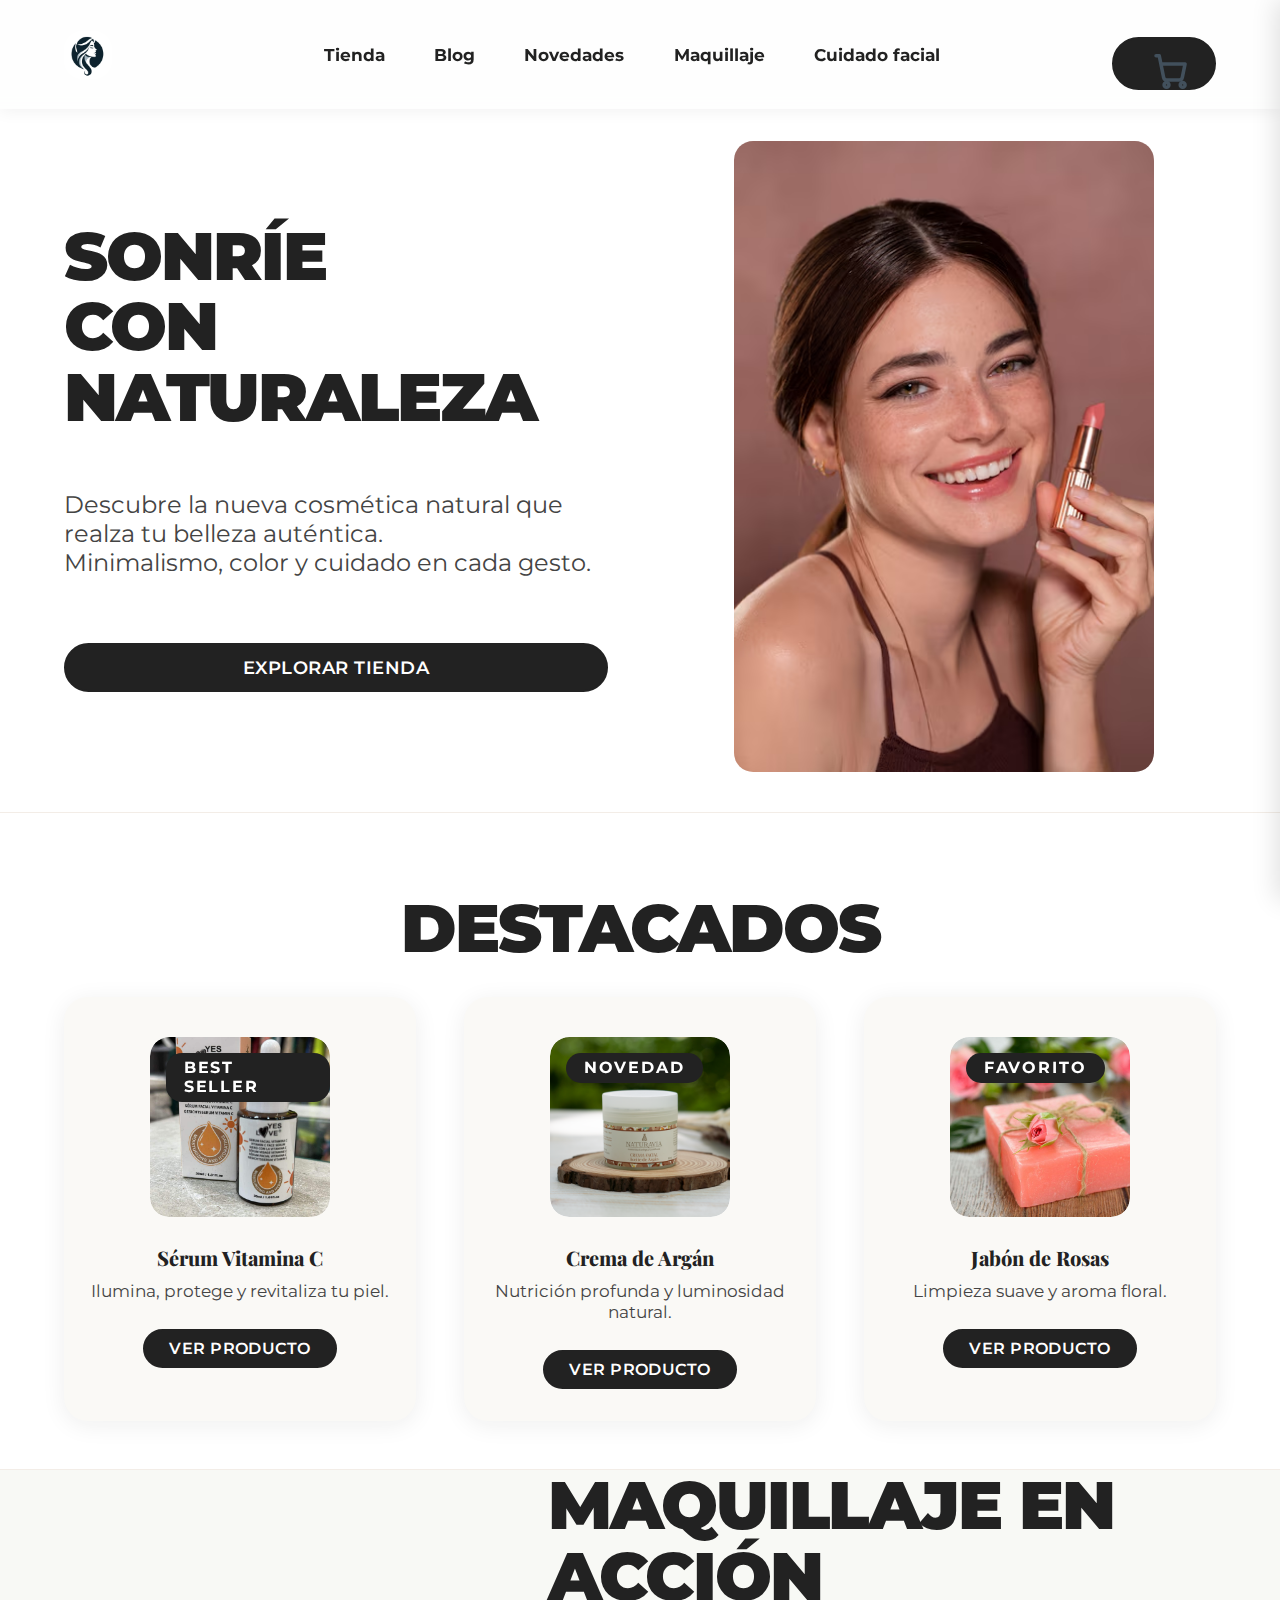
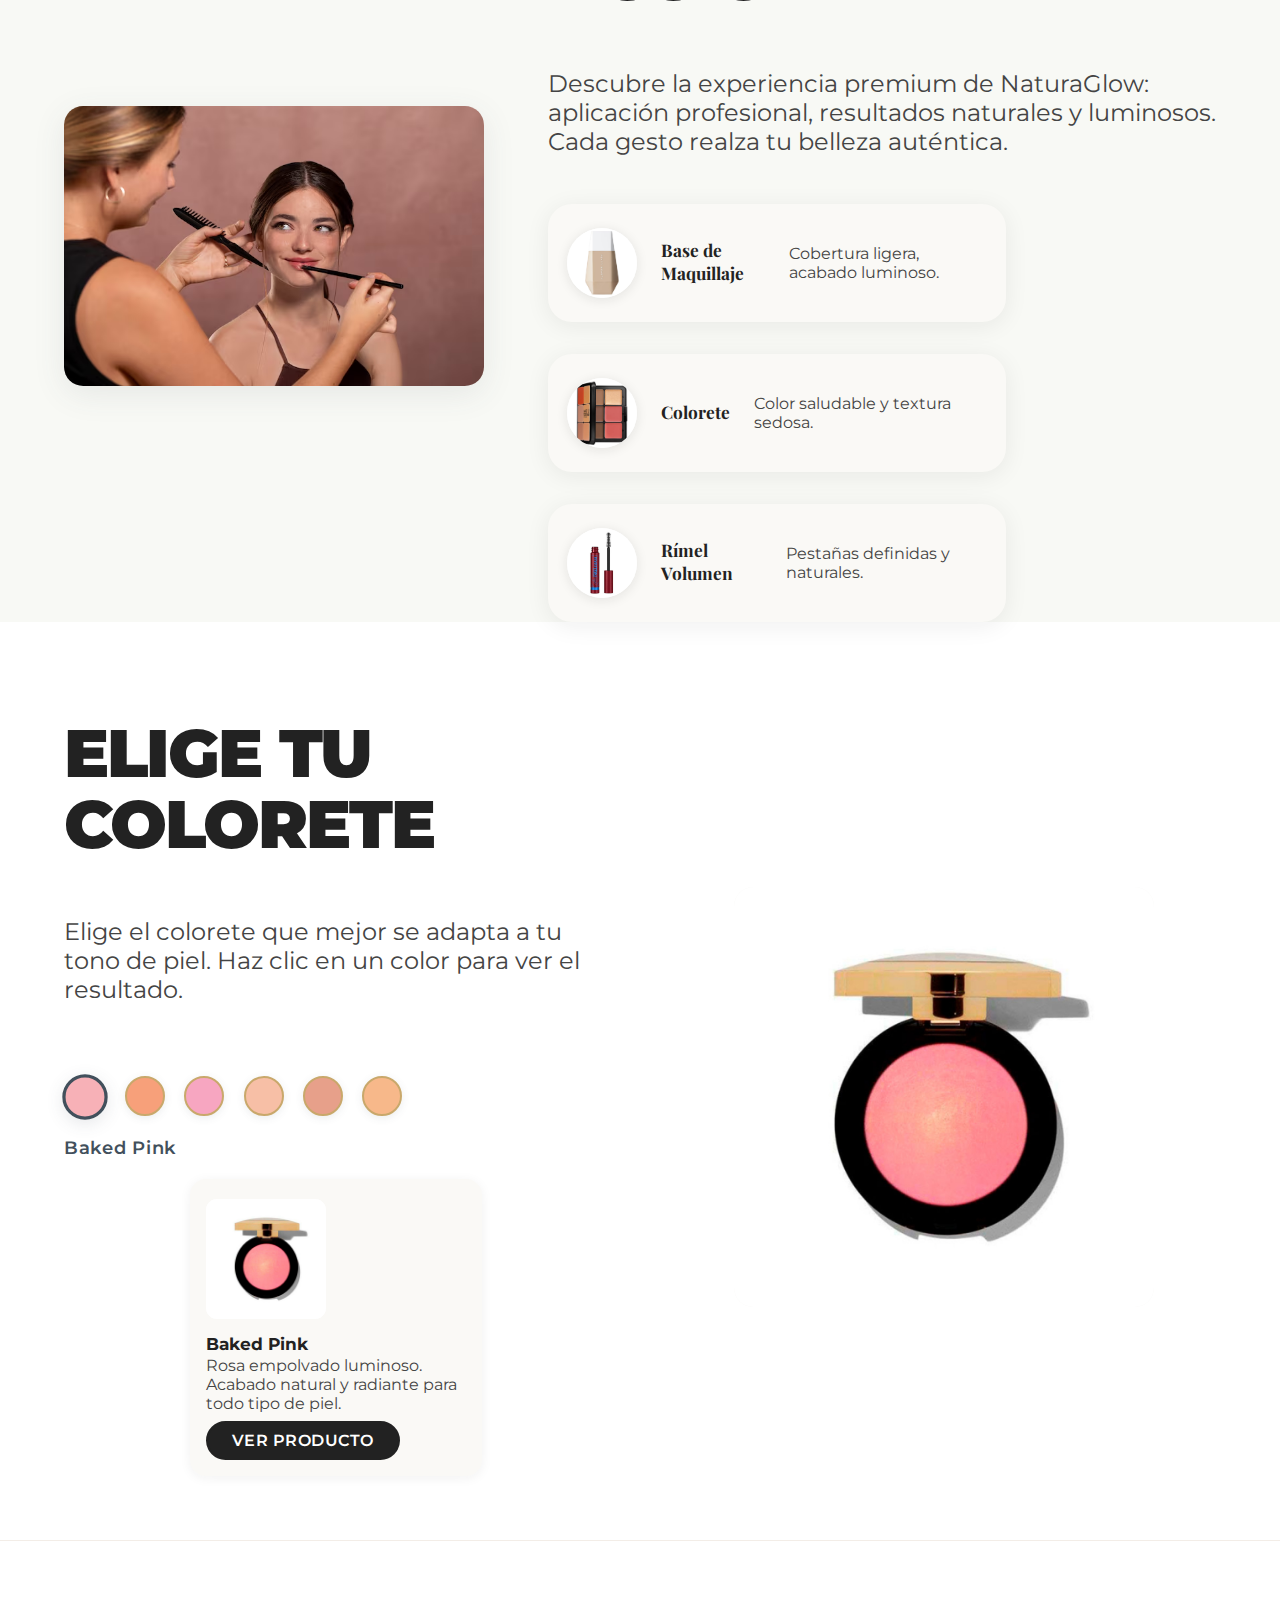
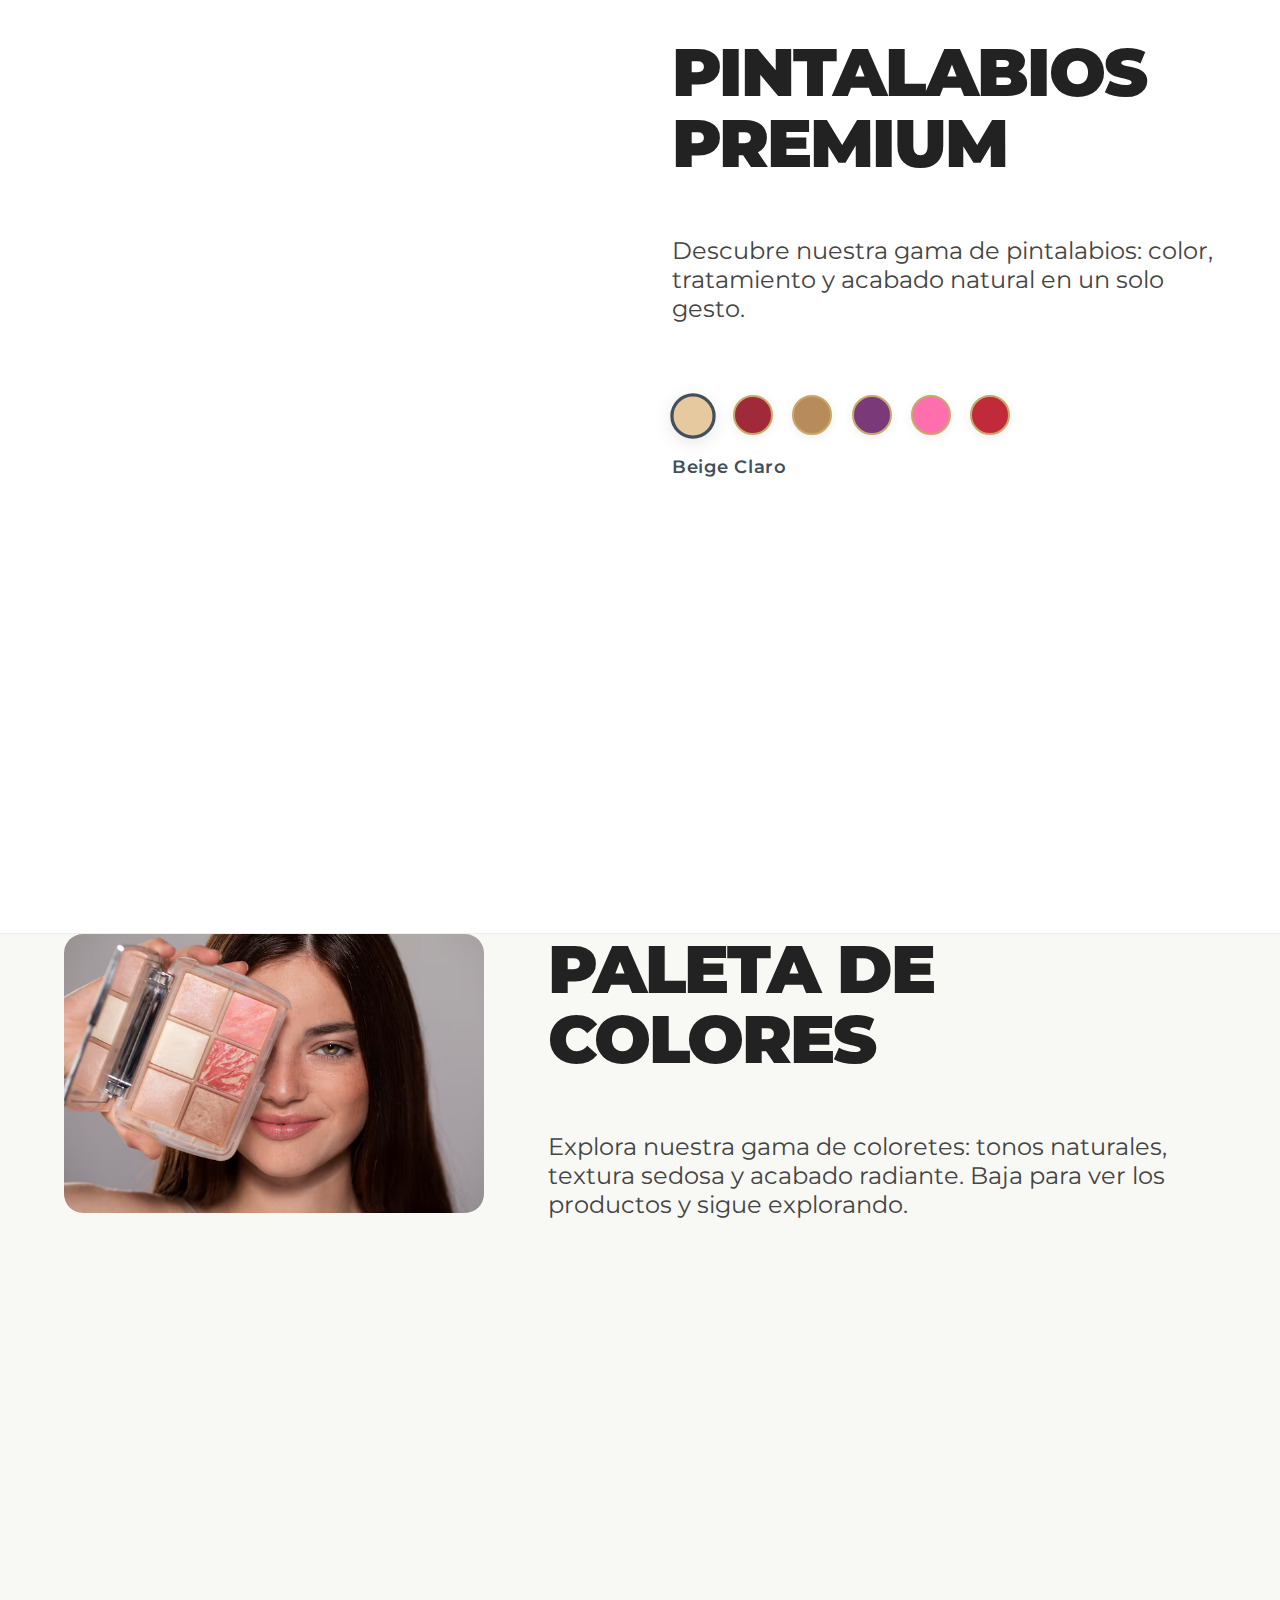
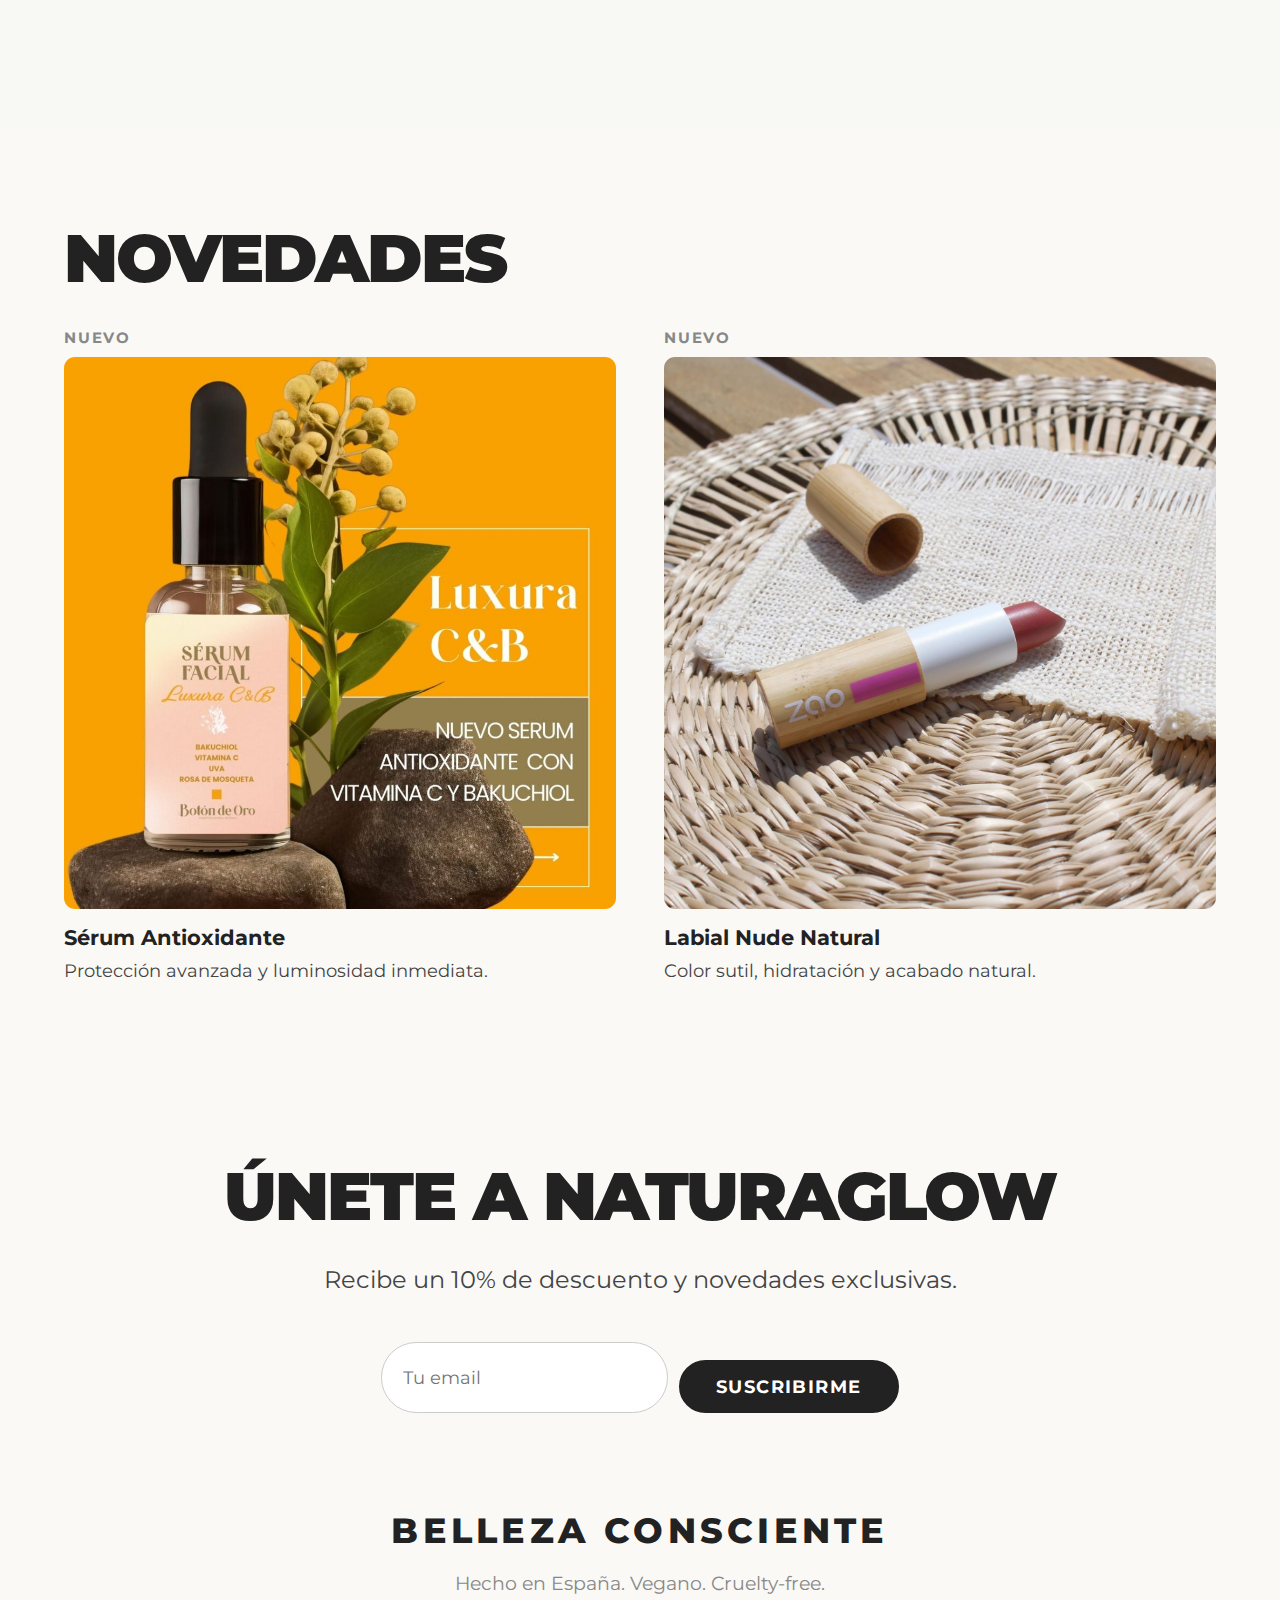
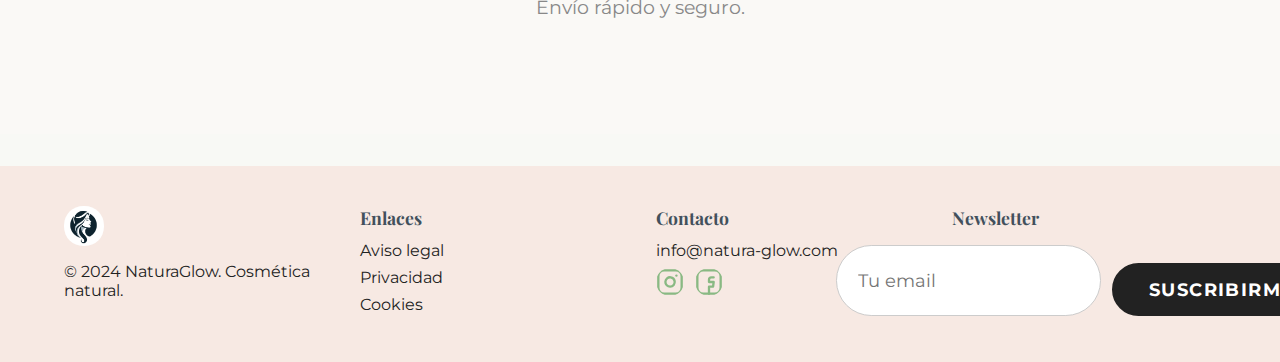
<file: index.html>
<!DOCTYPE html>
<html lang="es">
<head>
  <meta charset="UTF-8">
  <meta name="viewport" content="width=device-width, initial-scale=1.0">
  <title>NaturaGlow · Cosmética Natural Moderna</title>
  <meta name="description" content="Descubre NaturaGlow, tu tienda de cosmética natural, vegana y cruelty-free. Productos premium para el cuidado de tu piel. ¡Brilla de forma natural!">
  <link rel="stylesheet" href="css/main.css">
  <link rel="stylesheet" href="css/dark-mode.css">
  <link href="https://fonts.googleapis.com/css2?family=Montserrat:wght@400;700&family=Playfair+Display:wght@700&display=swap" rel="stylesheet">
  <link rel="icon" href="assets/img/logo.webp">
  <script type="application/ld+json">
    {
      "@context": "https://schema.org",
      "@type": "Store",
      "name": "NaturaGlow",
      "image": "assets/img/logo.webp",
      "description": "Tienda online de cosmética natural, vegana y cruelty-free.",
      "url": "https://tusitio.github.io/",
      "address": {
        "@type": "PostalAddress",
        "addressCountry": "ES"
      },
      "sameAs": [
        "https://instagram.com/",
        "https://facebook.com/"
      ]
    }
  </script>
</head>
<body>
  <!-- HEADER MODERNO -->
  <header class="header-sticky glass-header">
    <nav class="container nav-flex">
      <a href="index.html" class="logo-link"><img src="assets/img/logo.webp" alt="NaturaGlow logo" class="logo-img"></a>
      <ul class="nav-list">
        <li><a href="/tienda/index.html">Tienda</a></li>
        <li><a href="/blog/index.html">Blog</a></li>
        <li><a href="#">Novedades</a></li>
        <li><a href="#">Maquillaje</a></li>
        <li><a href="#">Cuidado facial</a></li>
      </ul>
      <div class="nav-icons">
        <button class="btn btn-cart btn-cart-outline" onclick="abrirCarrito()" aria-label="Abrir carrito">
          <span class="icon-cart">
            <svg xmlns="http://www.w3.org/2000/svg" viewBox="0 0 24 24" fill="none" stroke="#222" stroke-width="2.2" stroke-linecap="round" stroke-linejoin="round" width="32" height="32">
              <circle cx="9" cy="21" r="1.5"/>
              <circle cx="19" cy="21" r="1.5"/>
              <path d="M2.5 3h2l2.7 13.39a2 2 0 0 0 2 1.61h7.6a2 2 0 0 0 2-1.61l1.7-8.39H6.1"/>
            </svg>
          </span>
        </button>
      </div>
    </nav>
  </header>

  <!-- HERO PREMIUM DOS COLUMNAS -->
  <section class="hero-2col" style="padding-top:2em;padding-bottom:2.5em;">
    <div class="container hero-2col-flex">
      <div class="hero-2col-txt">
        <h1 class="title-xxl">SONRÍE<br>CON NATURALEZA</h1>
        <p class="desc-xxl">Descubre la nueva cosmética natural que realza tu belleza auténtica.<br>Minimalismo, color y cuidado en cada gesto.</p>
        <a href="/tienda/index.html" class="btn-premium">EXPLORAR TIENDA</a>
      </div>
      <div class="hero-2col-img">
        <img src="assets/img/heroBanner.avif" alt="Chica joven con pintalabios sonriendo - NaturaGlow" loading="eager">
      </div>
    </div>
  </section>

  <!-- DESTACADOS PREMIUM VISUAL (Typology style) -->
  <section class="destacados-premium">
    <div class="container">
      <h2 class="title-xxl" style="text-align:center;">DESTACADOS</h2>
      <div class="destacados-premium-grid">
        <div class="destacado-premium-card">
          <div class="destacado-premium-img-wrap">
            <img src="assets/img/serum.jpeg" alt="Sérum Vitamina C">
            <span class="etiqueta-premium grande">BEST SELLER</span>
          </div>
          <div class="destacado-premium-info">
            <h3>Sérum Vitamina C</h3>
            <p class="desc-premium">Ilumina, protege y revitaliza tu piel.</p>
            <a href="/tienda/index.html" class="btn-premium mini">Ver producto</a>
          </div>
        </div>
        <div class="destacado-premium-card">
          <div class="destacado-premium-img-wrap">
            <img src="assets/img/argan.webp" alt="Crema de Argán">
            <span class="etiqueta-premium grande">NOVEDAD</span>
          </div>
          <div class="destacado-premium-info">
            <h3>Crema de Argán</h3>
            <p class="desc-premium">Nutrición profunda y luminosidad natural.</p>
            <a href="/tienda/index.html" class="btn-premium mini">Ver producto</a>
          </div>
        </div>
        <div class="destacado-premium-card">
          <div class="destacado-premium-img-wrap">
            <img src="assets/img/jabonrosas.jpg" alt="Jabón de Rosas">
            <span class="etiqueta-premium grande">FAVORITO</span>
          </div>
          <div class="destacado-premium-info">
            <h3>Jabón de Rosas</h3>
            <p class="desc-premium">Limpieza suave y aroma floral.</p>
            <a href="/tienda/index.html" class="btn-premium mini">Ver producto</a>
          </div>
        </div>
      </div>
    </div>
  </section>

  <!-- SECCIÓN: MAQUILLAJE EN ACCIÓN REDISEÑADA (imagen izquierda, texto y productos derecha) -->
  <section class="maquillaje-accion-premium">
    <div class="container maquillaje-accion-2col">
      <div class="maquillaje-accion-img-prota">
        <img src="assets/img/maquillandola.avif" alt="Maquillaje en acción NaturaGlow">
      </div>
      <div class="maquillaje-accion-txt-productos">
        <h2 class="title-xxl" style="color:#222;">MAQUILLAJE EN ACCIÓN</h2>
        <p class="desc-xxl">Descubre la experiencia premium de NaturaGlow: aplicación profesional, resultados naturales y luminosos. Cada gesto realza tu belleza auténtica.</p>
        <div class="maquillaje-accion-cards-vertical">
          <div class="maquillaje-card-producto">
            <img src="assets/img/base-maquillaje.avif" alt="Base de Maquillaje">
            <h3>Base de Maquillaje</h3>
            <p>Cobertura ligera, acabado luminoso.</p>
          </div>
          <div class="maquillaje-card-producto">
            <img src="assets/img/paletaColores1.avif" alt="Colorete Baked Pink">
            <h3>Colorete</h3>
            <p>Color saludable y textura sedosa.</p>
          </div>
          <div class="maquillaje-card-producto">
            <img src="assets/img/rimmel.jpeg" alt="Rímel Volumen">
            <h3>Rímel Volumen</h3>
            <p>Pestañas definidas y naturales.</p>
          </div>
        </div>
      </div>
    </div>
  </section>

  <!-- SECCIÓN: DESCUBRE TU COLOR + PRODUCTOS + INTERACTIVO -->
  <section class="seccion-2col premium-block" id="colorete-section">
    <div class="container seccion-2col-flex reverse">
      <div class="seccion-2col-img" id="colorete-img-wrap">
        <img id="colorete-img" src="assets/img/blush_baked.jpg" alt="Colorete NaturaGlow">
      </div>
      <div class="seccion-2col-txt">
        <h2 class="title-xxl">ELIGE TU COLORETE</h2>
        <p class="desc-xxl">Elige el colorete que mejor se adapta a tu tono de piel. Haz clic en un color para ver el resultado.</p>
        <div class="colores-grid" id="colores-paleta">
          <div class="color-item" data-nombre="Baked Pink" data-img="assets/img/blush_baked.jpg" style="background:#f7b1b7;"></div>
          <div class="color-item" data-nombre="Coralina" data-img="assets/img/blush_coralina.jpg" style="background:#f7a07a;"></div>
          <div class="color-item" data-nombre="Pink" data-img="assets/img/blush_pink.jpg" style="background:#f7a6c1;"></div>
          <div class="color-item" data-nombre="Primavera" data-img="assets/img/blush_primavera.jpg" style="background:#f7bfa6;"></div>
          <div class="color-item" data-nombre="Rose D'Oro" data-img="assets/img/blush_rosedeoro.jpg" style="background:#e7a08a;"></div>
          <div class="color-item" data-nombre="Sunset" data-img="assets/img/blush_sunset.jpg" style="background:#f7b88a;"></div>
        </div>
        <div class="color-nombre" id="color-nombre">Baked Pink</div>
        <div id="colorete-producto" class="colorete-producto-card"></div>
      </div>
    </div>
  </section>

  <!-- SECCIÓN: PINTALABIOS PREMIUM CON SELECCIÓN DE COLORES REALES Y ANIMACIÓN -->
  <section class="seccion-2col premium-block">
    <div class="container seccion-2col-flex">
      <div class="seccion-2col-img cuadrada">
        <img id="labial-img" src="assets/img/beigeclaro.avif" alt="Labial NaturaGlow" class="fade-img">
      </div>
      <div class="seccion-2col-txt">
        <h2 class="title-xxl">PINTALABIOS PREMIUM</h2>
        <p class="desc-xxl">Descubre nuestra gama de pintalabios: color, tratamiento y acabado natural en un solo gesto.</p>
        <div class="colores-grid" id="labiales-paleta">
          <div class="color-item" data-nombre="Beige Claro" data-img="assets/img/beigeclaro.avif" style="background:#e7c9a0;"></div>
          <div class="color-item" data-nombre="Granate" data-img="assets/img/granate.avif" style="background:#a02a3a;"></div>
          <div class="color-item" data-nombre="Marrón Dorado" data-img="assets/img/marrondorado.avif" style="background:#b88c5a;"></div>
          <div class="color-item" data-nombre="Morado" data-img="assets/img/morado.avif" style="background:#7a3a7a;"></div>
          <div class="color-item" data-nombre="Rosa Neón" data-img="assets/img/rosaneon.avif" style="background:#ff6fae;"></div>
          <div class="color-item" data-nombre="Ruby Woo" data-img="assets/img/rubywoo.avif" style="background:#c12a3a;"></div>
        </div>
        <div class="color-nombre" id="labial-nombre">Beige Claro</div>
        <div class="productos-premium-grid productos-labios" id="labial-producto"></div>
      </div>
    </div>
  </section>

  <!-- SECCIÓN: PALETA DE COLORES WOW (texto fuera, grid 2xN, animación) -->
  <section class="paleta-wow-section">
    <div class="container paleta-wow-flex">
      <div class="paleta-wow-img">
        <img src="assets/img/coloretes.avif" alt="Paleta de colores NaturaGlow">
      </div>
      <div class="paleta-wow-productos">
        <h2 class="title-xxl">PALETA DE COLORES</h2>
        <p class="desc-xxl">Explora nuestra gama de coloretes: tonos naturales, textura sedosa y acabado radiante. Baja para ver los productos y sigue explorando.</p>
        <div class="paleta-wow-scroll productos-grid-2xN fadein-grid">
          <div class="producto-premium mini wow-card">
            <img src="assets/img/paletaColores1.avif" alt="Baked Pink">
            <h3>Baked Pink</h3>
            <p class="desc-premium">Rosa empolvado luminoso. Acabado natural y radiante para todo tipo de piel.</p>
          </div>
          <div class="producto-premium mini wow-card">
            <img src="assets/img/paletaColores2.avif" alt="Coralina">
            <h3>Coralina</h3>
            <p class="desc-premium">Colorete coral intenso. Aporta frescura y vitalidad instantánea.</p>
          </div>
          <div class="producto-premium mini wow-card">
            <img src="assets/img/paletaColores3.avif" alt="Pink">
            <h3>Pink</h3>
            <p class="desc-premium">Rosa vibrante. Mejillas jugosas y efecto buena cara al instante.</p>
          </div>
          <div class="producto-premium mini wow-card">
            <img src="assets/img/paletaColores4.avif" alt="Primavera">
            <h3>Primavera</h3>
            <p class="desc-premium">Tono melocotón suave. Perfecto para un look natural y saludable.</p>
          </div>
          <div class="producto-premium mini wow-card">
            <img src="assets/img/paletaColores5.avif" alt="Rose D'Oro">
            <h3>Rose D'Oro</h3>
            <p class="desc-premium">Rosa dorado con destellos. Luminosidad sofisticada y elegante.</p>
          </div>
        </div>
      </div>
    </div>
  </section>

  <!-- NOVEDADES (antes de belleza consciente) -->
  <section class="section-xxl">
    <div class="container">
      <h2 class="title-xxl">NOVEDADES</h2>
      <div class="productos-premium-grid">
        <div class="producto-premium">
          <span class="etiqueta-premium">NUEVO</span>
          <img src="assets/img/serumantioxidante.jpg" alt="Sérum Antioxidante">
          <h3>Sérum Antioxidante</h3>
          <p class="desc-premium">Protección avanzada y luminosidad inmediata.</p>
        </div>
        <div class="producto-premium">
          <span class="etiqueta-premium">NUEVO</span>
          <img src="assets/img/labial.jpg" alt="Labial Nude Natural">
          <h3>Labial Nude Natural</h3>
          <p class="desc-premium">Color sutil, hidratación y acabado natural.</p>
        </div>
      </div>
    </div>
  </section>

  <!-- NEWSLETTER FINAL -->
  <section class="section-xxl" style="background:#faf9f6;">
    <div class="container" style="text-align:center;">
      <h2 class="title-xxl">ÚNETE A NATURAGLOW</h2>
      <p class="desc-xxl">Recibe un 10% de descuento y novedades exclusivas.</p>
      <form class="newsletter-form-premium">
        <input type="email" placeholder="Tu email" required>
        <button class="btn-premium" type="submit">Suscribirme</button>
      </form>
      <div class="claims-premium" style="margin-top:2em;">
        <h2 class="claim-premium">BELLEZA CONSCIENTE</h2>
        <p class="claim-desc-premium">Hecho en España. Vegano. Cruelty-free.<br>Envío rápido y seguro.</p>
      </div>
    </div>
  </section>

  <!-- CARRITO MODAL (sidebar moderno) -->
  <div id="carrito-overlay" class="carrito-overlay" onclick="cerrarCarrito()"></div>
  <aside id="carrito-modal" class="carrito-sidebar">
    <div class="carrito-header">
      <strong>Tu carrito</strong>
      <button onclick="cerrarCarrito()" class="carrito-cerrar">&times;</button>
    </div>
    <div id="carrito-lista" class="carrito-lista"></div>
    <div class="carrito-footer">
      <span>Total: <strong id="carrito-total">€0.00</strong></span>
      <button class="btn" style="width:100%;margin-top:1em;" disabled>Finalizar compra</button>
      <p style="font-size:0.9em;color:var(--color-gray);margin-top:0.5em;">* Simulación visual, no funcional.</p>
    </div>
  </aside>
  <script>
    // Sidebar carrito moderno
    function abrirCarrito() {
      document.getElementById('carrito-modal').classList.add('open');
      document.getElementById('carrito-overlay').classList.add('open');
    }
    function cerrarCarrito() {
      document.getElementById('carrito-modal').classList.remove('open');
      document.getElementById('carrito-overlay').classList.remove('open');
    }
    let carrito = [];
    function agregarAlCarrito(producto) {
      carrito.push(producto);
      renderizarCarrito();
      abrirCarrito();
    }
    function renderizarCarrito() {
      const cont = document.getElementById('carrito-lista');
      cont.innerHTML = '';
      let total = 0;
      if(carrito.length === 0) {
        cont.innerHTML = '<div class="carrito-vacio">Tu carrito está vacío.</div>';
      }
      carrito.forEach((prod, i) => {
        total += prod.precio;
        cont.innerHTML += `<div class='carrito-item'><img src='${prod.img}' alt='${prod.nombre}'><span>${prod.nombre}</span><span>€${prod.precio.toFixed(2)}</span></div>`;
      });
      document.getElementById('carrito-total').textContent = '€' + total.toFixed(2);
    }

    // Interactividad para marcar el color seleccionado en colorete y cambiar la imagen
    document.addEventListener('DOMContentLoaded', function() {
      const colores = document.querySelectorAll('#colores-paleta .color-item');
      const nombre = document.getElementById('color-nombre');
      const img = document.getElementById('colorete-img');
      const producto = document.getElementById('colorete-producto');
      // Datos de los coloretes
      const coloretes = [
        {
          nombre: 'Baked Pink',
          img: 'assets/img/blush_baked.jpg',
          desc: 'Rosa empolvado luminoso. Acabado natural y radiante para todo tipo de piel.'
        },
        {
          nombre: 'Coralina',
          img: 'assets/img/blush_coralina.jpg',
          desc: 'Colorete coral intenso. Aporta frescura y vitalidad instantánea.'
        },
        {
          nombre: 'Pink',
          img: 'assets/img/blush_pink.jpg',
          desc: 'Rosa vibrante. Mejillas jugosas y efecto buena cara al instante.'
        },
        {
          nombre: 'Primavera',
          img: 'assets/img/blush_primavera.jpg',
          desc: 'Tono melocotón suave. Perfecto para un look natural y saludable.'
        },
        {
          nombre: "Rose D'Oro",
          img: 'assets/img/blush_rosedeoro.jpg',
          desc: 'Rosa dorado con destellos. Luminosidad sofisticada y elegante.'
        },
        {
          nombre: 'Sunset',
          img: 'assets/img/blush_sunset.jpg',
          desc: 'Coral tostado. Efecto bronceado y calidez en tu rostro.'
        }
      ];
      function renderProducto(idx) {
        const c = coloretes[idx];
        producto.innerHTML = `<div class='producto-premium mini colorete-card-wow'>
          <img src='${c.img}' alt='${c.nombre}'>
          <h3>${c.nombre}</h3>
          <p class='desc-premium'>${c.desc}</p>
          <a href='#' class='btn-premium mini' tabindex='-1'>Ver producto</a>
        </div>`;
      }
      colores.forEach((c, i) => {
        c.addEventListener('click', function() {
          colores.forEach(x => x.classList.remove('color-activo'));
          this.classList.add('color-activo');
          nombre.textContent = this.getAttribute('data-nombre');
          img.src = this.getAttribute('data-img');
          img.alt = 'Colorete ' + this.getAttribute('data-nombre');
          renderProducto(i);
        });
        if(i === 0) {
          c.classList.add('color-activo');
          renderProducto(0);
        }
      });
    });

    // Interactividad para selección de labial real con animación
    document.addEventListener('DOMContentLoaded', function() {
      const labiales = [
        {
          nombre: 'Beige Claro',
          img: 'assets/img/beigeclaro.avif',
          desc: 'Labial nude beige claro. Elegancia natural y luminosidad sutil.'
        },
        {
          nombre: 'Granate',
          img: 'assets/img/granate.avif',
          desc: 'Labial granate intenso. Sofisticación y profundidad en tus labios.'
        },
        {
          nombre: 'Marrón Dorado',
          img: 'assets/img/marrondorado.avif',
          desc: 'Labial marrón dorado. Calidez y tendencia para un look moderno.'
        },
        {
          nombre: 'Morado',
          img: 'assets/img/morado.avif',
          desc: 'Labial morado vibrante. Personalidad y atrevimiento en cada sonrisa.'
        },
        {
          nombre: 'Rosa Neón',
          img: 'assets/img/rosaneon.avif',
          desc: 'Labial rosa neón. Energía y frescura para destacar.'
        },
        {
          nombre: 'Ruby Woo',
          img: 'assets/img/rubywoo.avif',
          desc: 'Labial rojo clásico Ruby Woo. Icono de elegancia y poder.'
        }
      ];
      const coloresLabial = document.querySelectorAll('#labiales-paleta .color-item');
      const nombreLabial = document.getElementById('labial-nombre');
      const imgLabial = document.getElementById('labial-img');
      const productoLabial = document.getElementById('labial-producto');
      function renderLabial(idx) {
        const l = labiales[idx];
        imgLabial.classList.remove('fade-img-in');
        setTimeout(() => {
          imgLabial.src = l.img;
          imgLabial.alt = l.nombre;
          imgLabial.classList.add('fade-img-in');
        }, 80);
        nombreLabial.textContent = l.nombre;
        productoLabial.innerHTML = `<div class='producto-premium mini colorete-card-wow fadein-card'><img src='${l.img}' alt='${l.nombre}'><h3>${l.nombre}</h3><p class='desc-premium'>${l.desc}</p><a href='#' class='btn-premium mini' tabindex='-1'>Ver producto</a></div>`;
      }
      coloresLabial.forEach((c, i) => {
        c.addEventListener('click', function() {
          coloresLabial.forEach(x => x.classList.remove('color-activo'));
          this.classList.add('color-activo');
          renderLabial(i);
        });
        if(i === 0) c.classList.add('color-activo');
      });
      renderLabial(0);
    });
  </script>

  <!-- FOOTER MODERNO -->
  <footer class="footer-moderno premium-footer">
    <div class="container footer-flex">
      <div class="footer-col">
        <img src="assets/img/logo.webp" alt="NaturaGlow logo" class="logo-footer">
        <p>© 2024 NaturaGlow. Cosmética natural.</p>
      </div>
      <div class="footer-col">
        <h4>Enlaces</h4>
        <ul>
          <li><a href="/legal/aviso-legal.html">Aviso legal</a></li>
          <li><a href="/legal/politica-privacidad.html">Privacidad</a></li>
          <li><a href="/legal/cookies.html">Cookies</a></li>
        </ul>
      </div>
      <div class="footer-col">
        <h4>Contacto</h4>
        <ul>
          <li><a href="mailto:info@natura-glow.com">info@natura-glow.com</a></li>
          <li class="rrss">
            <a href="https://instagram.com/" target="_blank" title="Instagram"><img src="assets/svg/instagram.svg" alt="Instagram" class="icon-rrss"></a>
            <a href="https://facebook.com/" target="_blank" title="Facebook"><img src="assets/svg/facebook.svg" alt="Facebook" class="icon-rrss"></a>
          </li>
        </ul>
      </div>
      <div class="footer-col">
        <h4>Newsletter</h4>
        <form class="newsletter-form-premium">
          <input type="email" placeholder="Tu email" required>
          <button class="btn-premium" type="submit">Suscribirme</button>
        </form>
      </div>
    </div>
  </footer>
  <script src="js/main.js"></script>
</body>
</html>
</file>
<file: css/main.css>
/* =============================
   NaturaGlow - main.css
   ============================= */
:root {
  --color-bg: #f8f9f5;
  --color-primary: #42505c;
  --color-secondary: #f7e9e3;
  --color-accent: #c9a86b;
  --color-dark: #222;
  --color-light: #fff;
  --color-gray: #888;
  --radius: 1.2rem;
  --shadow: 0 4px 24px rgba(0,0,0,0.08);
  --font-main: 'Montserrat', 'Segoe UI', Arial, sans-serif;
  --font-title: 'Playfair Display', serif;
}

body {
  font-family: var(--font-main);
  background: var(--color-bg);
  color: var(--color-dark);
  margin: 0;
  padding: 0;
  min-height: 100vh;
  scroll-behavior: smooth;
}

h1, h2, h3, h4, h5 {
  font-family: var(--font-title);
  color: var(--color-primary);
  margin-top: 0;
}

img {
  max-width: 100%;
  border-radius: var(--radius);
  display: block;
}

.container {
  width: 90%;
  max-width: 1200px;
  margin: 0 auto;
}

.btn {
  background: var(--color-primary);
  color: var(--color-light);
  border: none;
  border-radius: var(--radius);
  padding: 0.8em 2em;
  font-size: 1.1em;
  cursor: pointer;
  transition: background 0.2s, box-shadow 0.2s;
  box-shadow: var(--shadow);
}
.btn:hover {
  background: var(--color-accent);
}

.section {
  padding: 3em 0 2em 0;
}

.card {
  background: var(--color-light);
  border-radius: var(--radius);
  box-shadow: var(--shadow);
  padding: 1.5em;
  margin-bottom: 2em;
  transition: transform 0.2s, box-shadow 0.2s;
}
.card:hover {
  transform: translateY(-6px) scale(1.02);
  box-shadow: 0 8px 32px rgba(0,0,0,0.12);
}

/* Responsive */
@media (max-width: 900px) {
  .container { width: 98%; }
  .section { padding: 2em 0 1em 0; }
}
@media (max-width: 600px) {
  h1 { font-size: 2em; }
  h2 { font-size: 1.3em; }
  .card { padding: 1em; }
}

/* Animaciones suaves */
.fade-in {
  opacity: 0;
  transform: translateY(30px);
  animation: fadeInUp 1s forwards;
}
@keyframes fadeInUp {
  to {
    opacity: 1;
    transform: none;
  }
}

/* Modo oscuro (opcional) */
body.dark {
  background: #232b25;
  color: #f3f3f3;
}
body.dark .card {
  background: #2e3a33;
  color: #f3f3f3;
}
body.dark h1, body.dark h2, body.dark h3 {
  color: #b2c2d1;
}
body.dark .btn {
  background: #b2c2d1;
  color: #232b25;
}
body.dark .btn:hover {
  background: var(--color-accent);
  color: #fff;
}
body.dark .nav-list a:hover, body.dark .nav-list a.active {
  color: var(--color-accent);
  background: rgba(201,168,107,0.10);
}

/* HERO fondo translúcido adaptable */
.hero-bg-blur {
  background: rgba(255,255,255,0.85);
  backdrop-filter: blur(2px);
  border-radius: var(--radius);
  max-width: 600px;
}
body.dark .hero-bg-blur {
  background: rgba(34,43,37,0.92);
  color: #f3f3f3;
}

/* HEADER PREMIUM */
.header-sticky, .glass-header {
  position: sticky;
  top: 0;
  background: #fff;
  box-shadow: 0 2px 12px rgba(0,0,0,0.04);
  z-index: 100;
  padding: 0;
  min-height: 0;
}
.nav-flex {
  display: flex;
  align-items: center;
  justify-content: space-between;
  padding: 0.7em 0 0.7em 0;
  min-height: 0;
}
.logo-img {
  height: 40px;
  margin: 0;
}
.nav-list {
  display: flex;
  gap: 2em;
  list-style: none;
  margin: 0;
  align-items: center;
}
.nav-list a {
  position: relative;
  font-weight: 700;
  font-family: 'Montserrat', sans-serif;
  font-size: 1.08em;
  color: #222;
  padding: 0.2em 0.5em;
  border-radius: 0;
  background: none;
  transition: color 0.2s, border 0.2s;
  text-decoration: none;
}
.nav-list a::after {
  content: '';
  display: block;
  height: 2px;
  width: 0;
  background: #222;
  border-radius: 2px;
  transition: width 0.22s cubic-bezier(.4,1.4,.6,1);
  position: absolute;
  left: 0;
  bottom: -2px;
}
.nav-list a:hover::after, .nav-list a:focus::after {
  width: 100%;
}
.nav-list a:hover, .nav-list a:focus {
  color: #222;
  background: none;
  text-decoration: none;
}

/* HERO PEGADO ARRIBA */
.hero-2col {
  padding-top: 2em;
  padding-bottom: 2.5em;
}
@media (max-width: 900px) {
  .hero-2col {
    padding-top: 1.2em;
    padding-bottom: 2em;
  }
  .nav-flex { padding: 0.5em 0; }
}

/* BOTONES PREMIUM UNIFICADOS */
.btn, .btn-mini, .btn-cta, .btn-cta-xl, .btn-premium, .newsletter-form button, .newsletter-form-premium button {
  background: #222 !important;
  color: #fff !important;
  border: 2px solid #222 !important;
  border-radius: 2em !important;
  font-family: 'Montserrat', sans-serif;
  font-weight: 700;
  text-transform: uppercase;
  letter-spacing: 0.08em;
  box-shadow: none !important;
  transition: background 0.2s, color 0.2s, border 0.2s, transform 0.18s;
}
.btn:hover, .btn:focus, .btn-mini:hover, .btn-mini:focus, .btn-cta:hover, .btn-cta:focus, .btn-cta-xl:hover, .btn-cta-xl:focus, .btn-premium:hover, .btn-premium:focus, .newsletter-form button:hover, .newsletter-form-premium button:hover {
  background: #fff !important;
  color: #222 !important;
  border: 2px solid #222 !important;
  transform: scale(1.04);
}

/* Eliminar modo oscuro */
body.dark, .btn-icon, #dark-toggle { display: none !important; }

/* FOOTER moderno */
.footer-moderno {
  background: var(--color-secondary);
  padding: 2.5em 0 1.5em 0;
  margin-top: 2em;
}
.footer-flex {
  display: flex;
  flex-wrap: wrap;
  gap: 2em;
  justify-content: space-between;
  align-items: flex-start;
}
.footer-col {
  flex: 1 1 180px;
  min-width: 180px;
  margin-bottom: 1em;
}
.logo-footer {
  height: 40px;
  margin-bottom: 0.7em;
}
.footer-col h4 {
  margin-bottom: 0.7em;
  color: var(--color-primary);
  font-size: 1.1em;
}
.footer-col ul {
  list-style: none;
  padding: 0;
  margin: 0;
}
.footer-col ul li {
  margin-bottom: 0.5em;
}
.footer-col ul li a {
  color: var(--color-dark);
  text-decoration: none;
  transition: color 0.2s;
}
.footer-col ul li a:hover {
  color: var(--color-accent);
}
.rrss {
  display: flex;
  gap: 0.7em;
  align-items: center;
}
.icon-rrss {
  width: 28px;
  height: 28px;
  filter: grayscale(0.3);
  transition: filter 0.2s, transform 0.2s;
}
.icon-rrss:hover {
  filter: grayscale(0) drop-shadow(0 2px 6px #7bbf72aa);
  transform: scale(1.1);
}
.newsletter-form {
  display: flex;
  gap: 0.5em;
}
.newsletter-form input[type="email"] {
  flex: 1;
  padding: 0.6em;
  border-radius: var(--radius);
  border: 1px solid #ccc;
  font-size: 1em;
}
.newsletter-form button {
  padding: 0.6em 1.2em;
}

/* GRID de productos y blog */
.productos-grid {
  display: grid;
  grid-template-columns: repeat(auto-fit, minmax(220px, 1fr));
  gap: 2em;
}
.blog-grid {
  display: grid;
  grid-template-columns: repeat(auto-fit, minmax(320px, 1fr));
  gap: 2em;
}
.blog-card img, .productos-grid img {
  border-radius: var(--radius);
  box-shadow: 0 2px 12px rgba(0,0,0,0.07);
}
.blog-card h2 {
  font-size: 1.2em;
  margin: 0.7em 0 0.3em 0;
}
.blog-meta {
  color: var(--color-gray);
  font-size: 0.95em;
}

/* Filtros bar */
.filtros-bar {
  display: flex;
  gap: 1.5em;
  flex-wrap: wrap;
  margin-bottom: 2em;
  align-items: center;
}
.filtros-bar label {
  font-weight: 500;
}

/* Utilidades */
.precio {
  font-weight: bold;
  color: var(--color-primary);
  font-size: 1.1em;
}
.creditos-img {
  font-size: 0.85em;
  color: #888;
}

/* Responsive footer y header */
@media (max-width: 900px) {
  .footer-flex, .nav-flex { flex-direction: column; gap: 1em; align-items: flex-start; }
  .footer-col { min-width: 140px; }
}
@media (max-width: 600px) {
  .footer-flex, .nav-flex { flex-direction: column; gap: 0.5em; }
  .footer-col { min-width: 100px; }
  .nav-list { gap: 1em; }
}

/* Enlaces globales */
a {
  color: var(--color-primary);
  text-decoration: none;
  transition: color 0.2s, text-decoration 0.2s;
}
a:hover, a:focus {
  color: var(--color-accent);
  text-decoration: underline;
  outline: none;
}

/* Enlaces activos en header/footer */
.nav-list a.active, .footer-col ul li a.active {
  color: var(--color-accent);
  font-weight: bold;
  text-decoration: underline;
}

/* Enlaces en cards y grids */
.card a, .blog-card a, .producto-card a {
  color: inherit;
  text-decoration: none;
  transition: box-shadow 0.2s, filter 0.2s;
}
.card a:hover img, .blog-card a:hover img, .producto-card a:hover img {
  filter: brightness(0.95) drop-shadow(0 2px 8px #7bbf72aa);
  box-shadow: 0 4px 24px rgba(123,191,114,0.10);
}

/* Accesibilidad: foco visible */
a:focus {
  outline: 2px solid var(--color-accent);
  outline-offset: 2px;
}

/* Ajuste de textos en hero en modo oscuro */
body.dark .hero-bg-blur h1,
body.dark .hero-bg-blur p {
  color: #f3f3f3;
}

/* HEADER glass moderno */
.glass-header {
  background: rgba(255,255,255,0.85);
  backdrop-filter: blur(8px);
  box-shadow: 0 2px 16px rgba(0,0,0,0.06);
}
body.dark .glass-header {
  background: rgba(34,43,37,0.92);
}
.nav-flex { display: flex; align-items: center; justify-content: space-between; padding: 1.2em 0; }
.logo-img { height: 48px; }
.nav-list { display: flex; gap: 2em; list-style: none; margin: 0; align-items: center; }
.nav-icons { display: flex; gap: 1em; align-items: center; }

/* HERO moderno */
.hero-modern {
  position: relative;
  min-height: 60vh;
  display: flex;
  align-items: center;
  justify-content: center;
  background-size: cover;
  background-position: center;
  margin-bottom: 0;
}
.hero-overlay {
  position: absolute;
  inset: 0;
  background: linear-gradient(120deg,rgba(34,43,37,0.55) 0%,rgba(123,191,114,0.25) 100%);
  z-index: 1;
}
.hero-content {
  position: relative;
  z-index: 2;
  text-align: center;
  color: #fff;
  padding: 3em 1em 2em 1em;
  max-width: 600px;
}
.hero-title {
  font-family: var(--font-title);
  font-size: 2.7em;
  font-weight: 700;
  margin-bottom: 0.3em;
  line-height: 1.1;
  letter-spacing: -1px;
}
.hero-brand {
  color: var(--color-primary);
  font-family: var(--font-title);
  font-size: 1.2em;
  display: block;
  margin-top: 0.1em;
}
.hero-desc {
  font-size: 1.25em;
  margin-bottom: 1.5em;
  color: #f3f3f3;
}
.btn-cta {
  font-size: 1.15em;
  padding: 1em 2.2em;
  border-radius: 2em;
  box-shadow: 0 4px 24px rgba(123,191,114,0.13);
  display: inline-flex;
  align-items: center;
  gap: 0.7em;
}

/* DESTACADOS grid moderno */
.destacados-grid {
  display: grid;
  grid-template-columns: repeat(auto-fit, minmax(240px, 1fr));
  gap: 2.5em;
  margin-top: 2em;
}
.destacado-item {
  display: flex;
  flex-direction: column;
  align-items: center;
  gap: 1em;
  background: none;
  box-shadow: none;
  border-radius: var(--radius);
  transition: transform 0.18s;
  position: relative;
}
.destacado-item:hover {
  transform: translateY(-6px) scale(1.03);
}
.destacado-img-wrap {
  width: 160px;
  height: 160px;
  border-radius: 50%;
  overflow: hidden;
  box-shadow: 0 2px 16px rgba(123,191,114,0.10);
  background: #fff;
  display: flex;
  align-items: center;
  justify-content: center;
}
.destacado-img-wrap img {
  width: 100%;
  height: 100%;
  object-fit: cover;
  border-radius: 50%;
  transition: filter 0.2s;
}
.destacado-item:hover img {
  filter: brightness(0.93) drop-shadow(0 2px 8px #7bbf72aa);
}
.destacado-info {
  text-align: center;
}
.btn-mini {
  font-size: 0.98em;
  padding: 0.5em 1.2em;
  border-radius: 1.2em;
  margin-top: 0.5em;
}

/* BENEFICIOS modernos */
.beneficios-flex {
  display: flex;
  gap: 2.5em;
  justify-content: center;
  align-items: flex-start;
  margin-top: 2em;
  flex-wrap: wrap;
}
.beneficio-block {
  flex: 1 1 180px;
  min-width: 180px;
  text-align: center;
  padding: 0 1em;
}
.beneficio-icon {
  width: 56px;
  height: 56px;
  margin-bottom: 1em;
  filter: drop-shadow(0 2px 8px #7bbf72aa);
}

/* TESTIMONIOS modernos */
.testimonios-flex {
  display: flex;
  gap: 2em;
  justify-content: center;
  align-items: stretch;
  margin-top: 2em;
  flex-wrap: wrap;
}
.testimonio-bubble {
  background: linear-gradient(120deg,#f8f9f5 80%,#e6b17e22 100%);
  border-radius: 1.5em 1.5em 1.5em 0.5em;
  box-shadow: 0 2px 16px rgba(123,191,114,0.08);
  padding: 1.5em 1.2em 1.2em 1.2em;
  max-width: 320px;
  min-width: 220px;
  display: flex;
  flex-direction: column;
  justify-content: space-between;
  margin-bottom: 1em;
  position: relative;
  font-size: 1.08em;
}
.testimonio-text {
  margin-bottom: 1em;
  color: #222;
  font-style: italic;
}
.testimonio-meta {
  display: flex;
  align-items: center;
  gap: 0.7em;
  font-size: 0.98em;
  color: var(--color-primary);
}
.testimonio-nombre { font-weight: bold; }
.testimonio-estrellas { color: #e6b17e; font-size: 1.1em; }

/* Imagen de testimonio */
.testimonio-img {
  width: 56px;
  height: 56px;
  border-radius: 50%;
  object-fit: cover;
  margin: 0 auto 1em auto;
  box-shadow: 0 2px 8px rgba(123,191,114,0.13);
  display: block;
}

/* CARRITO sidebar moderno */
.carrito-overlay {
  position: fixed;
  inset: 0;
  background: rgba(34,43,37,0.25);
  z-index: 1000;
  opacity: 0;
  pointer-events: none;
  transition: opacity 0.25s;
}
.carrito-overlay.open {
  opacity: 1;
  pointer-events: all;
}
.carrito-sidebar {
  position: fixed;
  top: 0; right: 0;
  width: 350px;
  max-width: 100vw;
  height: 100vh;
  background: var(--color-light);
  box-shadow: -4px 0 24px rgba(0,0,0,0.12);
  z-index: 1100;
  transform: translateX(100%);
  transition: transform 0.3s;
  display: flex;
  flex-direction: column;
}
.carrito-sidebar.open {
  transform: translateX(0);
}
.carrito-header {
  padding: 1em;
  border-bottom: 1px solid #eee;
  display: flex;
  justify-content: space-between;
  align-items: center;
}
.carrito-cerrar {
  background: none;
  border: none;
  font-size: 2em;
  color: var(--color-gray);
  cursor: pointer;
  line-height: 1;
}
.carrito-lista {
  flex: 1;
  overflow-y: auto;
  padding: 1em;
}
.carrito-item {
  display: flex;
  align-items: center;
  gap: 1em;
  margin-bottom: 1em;
  font-size: 1em;
}
.carrito-item img {
  width: 48px;
  height: 48px;
  border-radius: 8px;
  object-fit: cover;
}
.carrito-footer {
  padding: 1em;
  border-top: 1px solid #eee;
}
.carrito-vacio {
  text-align: center;
  color: var(--color-gray);
  margin-top: 2em;
}

/* Animaciones suaves */
.section-title, .hero-title, .beneficio-block, .testimonio-bubble, .destacado-item {
  animation: fadeInUp 1s both;
}
@keyframes fadeInUp {
  from { opacity: 0; transform: translateY(30px); }
  to { opacity: 1; transform: none; }
}

/* Responsive mejoras */
@media (max-width: 900px) {
  .footer-flex, .nav-flex { flex-direction: column; gap: 1em; align-items: flex-start; }
  .footer-col { min-width: 140px; }
  .beneficios-flex, .testimonios-flex { flex-direction: column; gap: 1.5em; align-items: center; }
  .destacados-grid { grid-template-columns: 1fr 1fr; }
}
@media (max-width: 600px) {
  .footer-flex, .nav-flex { flex-direction: column; gap: 0.5em; }
  .footer-col { min-width: 100px; }
  .nav-list { gap: 1em; }
  .hero-title { font-size: 2em; }
  .destacados-grid { grid-template-columns: 1fr; }
  .beneficio-block { min-width: 120px; }
  .testimonio-bubble { min-width: 140px; }
}

/* BENEFICIOS feature row moderno */
.beneficios-feature {
  display: flex;
  flex-direction: column;
  gap: 3em;
  margin-top: 2.5em;
}
.beneficio-row {
  display: flex;
  align-items: center;
  gap: 2.5em;
  animation: fadeInUp 1s both;
}
.beneficio-row.reverse {
  flex-direction: row-reverse;
}
.beneficio-img {
  width: 320px;
  max-width: 45vw;
  height: 200px;
  object-fit: cover;
  border-radius: 1.2em;
  box-shadow: 0 4px 24px rgba(123,191,114,0.10);
}
.beneficio-txt {
  flex: 1;
  min-width: 180px;
  font-size: 1.15em;
}
.beneficio-txt h3 {
  font-size: 1.3em;
  color: var(--color-primary);
  margin-bottom: 0.5em;
}
@media (max-width: 900px) {
  .beneficio-row, .beneficio-row.reverse {
    flex-direction: column !important;
    gap: 1.2em;
    text-align: center;
  }
  .beneficio-img { width: 100%; max-width: 100vw; height: 180px; }
}

/* Header modo oscuro mejorado */
body.dark .glass-header {
  background: rgba(34,43,37,0.92);
}
body.dark .nav-list a, body.dark .nav-icons button, body.dark .logo-img {
  color: #f3f3f3;
  fill: #f3f3f3;
}
body.dark .nav-list a:hover, body.dark .nav-list a.active {
  color: var(--color-accent);
  background: rgba(201,168,107,0.10);
}
body.dark .icon-cart svg {
  stroke: #f3f3f3;
}

/* Icono carrito siempre visible */
.icon-cart {
  display: inline-block;
  width: 1.3em;
  height: 1.3em;
  vertical-align: middle;
  margin-bottom: 0.1em;
}

/* CLAIM POTENTE */
.claim-block {
  background: var(--color-bg-claim, #f6f6f6);
  padding: 4em 0 2em 0;
  text-align: center;
  animation: fadeInUp 1s;
}
.claim-title {
  font-size: 2.7rem;
  font-family: 'Playfair Display', serif;
  font-weight: 700;
  margin-bottom: 0.5em;
  line-height: 1.1;
  letter-spacing: -1px;
}
.claim-desc {
  font-size: 1.3rem;
  color: var(--color-gray-dark, #444);
  max-width: 600px;
  margin: 0 auto;
}

/* BLOQUE CONFIANZA/ESTADÍSTICAS */
.confianza-block {
  background: #fff;
  padding: 2.5em 0 2em 0;
  border-bottom: 1px solid #eee;
  animation: fadeInUp 1.2s;
}
.confianza-flex {
  display: flex;
  justify-content: center;
  gap: 3em;
  max-width: 900px;
  margin: 0 auto;
}
.confianza-item {
  text-align: center;
}
.confianza-num {
  font-size: 2.2rem;
  font-weight: 700;
  color: var(--color-primary);
  display: block;
}
.confianza-txt {
  font-size: 1.1rem;
  color: #555;
}

/* BLOQUE CÓMO FUNCIONA */
.como-funciona-block {
  background: var(--color-bg-claim, #f6f6f6);
  padding: 3em 0 2em 0;
  animation: fadeInUp 1.3s;
}
.como-title {
  text-align: center;
  font-size: 2rem;
  font-family: 'Playfair Display', serif;
  margin-bottom: 2em;
}
.como-flex {
  display: flex;
  justify-content: center;
  gap: 2.5em;
  flex-wrap: wrap;
}
.como-item {
  background: #fff;
  border-radius: 1.2em;
  box-shadow: 0 2px 16px 0 rgba(60,60,60,0.07);
  padding: 2em 1.5em;
  text-align: center;
  max-width: 260px;
  flex: 1 1 220px;
  transition: transform 0.2s;
}
.como-item:hover {
  transform: translateY(-8px) scale(1.03);
  box-shadow: 0 6px 24px 0 rgba(60,60,60,0.13);
}
.como-icon {
  font-size: 2.5rem;
  margin-bottom: 0.7em;
}
.como-item h3 {
  font-size: 1.2rem;
  margin-bottom: 0.5em;
}
.como-item p {
  font-size: 1rem;
  color: #666;
}

/* CTA INTERMEDIA */
.cta-intermedia-block {
  background: linear-gradient(90deg, #e8f5e9 0%, #f6f6f6 100%);
  padding: 3em 0 2em 0;
  margin-bottom: 2em;
  animation: fadeInUp 1.4s;
}
.cta-intermedia-flex {
  display: flex;
  align-items: center;
  justify-content: space-between;
  gap: 2em;
  flex-wrap: wrap;
}
.cta-intermedia-txt h2 {
  font-size: 2rem;
  font-family: 'Playfair Display', serif;
  margin-bottom: 0.5em;
}
.cta-intermedia-txt p {
  font-size: 1.1rem;
  color: #444;
}
.cta-intermedia-btn {
  flex-shrink: 0;
}
.btn-cta-xl {
  font-size: 1.2rem;
  padding: 1em 2.5em;
  border-radius: 2em;
  background: var(--color-primary);
  color: #fff;
  font-weight: 700;
  box-shadow: 0 2px 16px 0 rgba(60,60,60,0.09);
  transition: background 0.2s, transform 0.2s;
}
.btn-cta-xl:hover {
  background: var(--color-accent);
  transform: scale(1.04);
}

/* ANIMACIONES DE ENTRADA */
@keyframes fadeInUp {
  from { opacity: 0; transform: translateY(40px); }
  to { opacity: 1; transform: none; }
}

@media (max-width: 900px) {
  .confianza-flex, .como-flex, .cta-intermedia-flex {
    flex-direction: column;
    gap: 1.5em;
    align-items: center;
  }
  .como-item, .cta-intermedia-btn {
    max-width: 100%;
  }
}

/* WOW TITLE Y DESC */
.wow-title {
  font-size: 3.2rem;
  font-family: 'Playfair Display', serif;
  font-weight: 800;
  letter-spacing: 0.08em;
  text-transform: uppercase;
  color: var(--color-primary);
  margin-bottom: 0.2em;
  animation: fadeInWow 1.1s both;
}
.wow-desc {
  font-size: 1.5rem;
  color: #888;
  font-family: 'Montserrat', sans-serif;
  font-weight: 500;
  letter-spacing: 0.04em;
  margin-bottom: 1.5em;
  animation: fadeInWow 1.3s both;
}

/* SEPARADOR ONDA */
.separador-onda {
  width: 100%;
  height: 48px;
  background: url('data:image/svg+xml;utf8,<svg width="100%25" height="48" viewBox="0 0 1200 48" fill="none" xmlns="http://www.w3.org/2000/svg"><path d="M0 0C150 48 350 48 600 0C850 -48 1050 -48 1200 0V48H0V0Z" fill="%23f7e9e3"/></svg>') no-repeat center/cover;
  margin: 0 0 2em 0;
}

/* INGREDIENTES ESTRELLA */
.ingredientes-block {
  background: #fff;
  padding: 3em 0 2em 0;
  animation: fadeInUp 1.2s;
}
.ingredientes-flex {
  display: flex;
  gap: 2.5em;
  justify-content: center;
  flex-wrap: wrap;
}
.ingrediente-item {
  text-align: center;
  max-width: 220px;
  flex: 1 1 180px;
  transition: transform 0.2s, box-shadow 0.2s;
  background: #f8f9f5;
  border-radius: 1.2em;
  box-shadow: 0 2px 16px rgba(66,80,92,0.07);
  padding: 2em 1em 1.5em 1em;
}
.ingrediente-item:hover {
  transform: translateY(-8px) scale(1.04);
  box-shadow: 0 6px 24px 0 rgba(66,80,92,0.13);
}
.ingrediente-img {
  width: 80px;
  height: 80px;
  object-fit: cover;
  border-radius: 50%;
  margin-bottom: 1em;
  box-shadow: 0 2px 8px rgba(201,168,107,0.13);
}
.ingrediente-item h3 {
  font-size: 1.15rem;
  color: var(--color-primary);
  margin-bottom: 0.4em;
}
.ingrediente-item p {
  font-size: 1rem;
  color: #666;
}

/* RITUAL BLOCK */
.ritual-block {
  background: var(--color-bg-claim, #f6f6f6);
  padding: 3em 0 2em 0;
  animation: fadeInUp 1.3s;
}
.ritual-flex {
  display: flex;
  gap: 2.5em;
  justify-content: center;
  flex-wrap: wrap;
}
.ritual-item {
  text-align: center;
  max-width: 220px;
  flex: 1 1 180px;
  background: #fff;
  border-radius: 1.2em;
  box-shadow: 0 2px 16px rgba(66,80,92,0.07);
  padding: 2em 1em 1.5em 1em;
  transition: transform 0.2s, box-shadow 0.2s;
}
.ritual-item:hover {
  transform: translateY(-8px) scale(1.04);
  box-shadow: 0 6px 24px 0 rgba(201,168,107,0.13);
}
.ritual-img {
  width: 80px;
  height: 80px;
  object-fit: cover;
  border-radius: 50%;
  margin-bottom: 1em;
  box-shadow: 0 2px 8px rgba(201,168,107,0.13);
}
.ritual-item h3 {
  font-size: 1.15rem;
  color: var(--color-primary);
  margin-bottom: 0.4em;
}

/* ANIMACIÓN WOW */
@keyframes fadeInWow {
  from { opacity: 0; transform: scale(0.95) translateY(40px); }
  to { opacity: 1; transform: none; }
}

/* Responsive */
@media (max-width: 900px) {
  .ingredientes-flex, .ritual-flex {
    flex-direction: column;
    gap: 1.5em;
    align-items: center;
  }
  .ingrediente-item, .ritual-item {
    max-width: 100%;
  }
}

.banner-tienda-wow {
  background: linear-gradient(120deg, #f7e9e3 60%, #fff 100%);
  padding: 4em 0 2em 0;
  text-align: center;
  margin-bottom: 0;
  border-bottom: 1px solid #f3ede7;
}
.banner-tienda-wow .wow-title {
  font-size: 2.7rem;
  color: var(--color-primary);
  font-family: 'Playfair Display', serif;
  font-weight: 800;
  letter-spacing: 0.08em;
  text-transform: uppercase;
  margin-bottom: 0.2em;
  animation: fadeInWow 1.1s both;
}
.banner-tienda-wow .wow-desc {
  font-size: 1.3rem;
  color: #888;
  font-family: 'Montserrat', sans-serif;
  font-weight: 500;
  letter-spacing: 0.04em;
  margin-bottom: 1.5em;
  animation: fadeInWow 1.3s both;
}

/* HERO XXL */
.hero-xxl {
  background: #fff;
  padding: 7em 0 5em 0;
  text-align: center;
  border-bottom: 1px solid #f3ede7;
}
.title-xxl {
  font-size: 4.2rem;
  font-family: 'Montserrat', sans-serif;
  font-weight: 900;
  letter-spacing: -2px;
  color: #222;
  margin-bottom: 0.5em;
  text-transform: uppercase;
  line-height: 1.05;
  animation: fadeInWow 1.1s both;
}
.desc-xxl {
  font-size: 1.5rem;
  color: #444;
  font-family: 'Montserrat', sans-serif;
  font-weight: 400;
  margin-bottom: 2em;
  animation: fadeInWow 1.3s both;
}
.btn-premium {
  display: inline-block;
  font-size: 1.15em;
  font-family: 'Montserrat', sans-serif;
  font-weight: 700;
  padding: 1em 2.5em;
  border-radius: 2em;
  background: #fff;
  color: #222;
  border: 2px solid #222;
  text-transform: uppercase;
  letter-spacing: 0.08em;
  transition: background 0.2s, color 0.2s, border 0.2s, transform 0.18s;
  box-shadow: none;
}
.btn-premium:hover, .btn-premium:focus {
  background: #222;
  color: #fff;
  border-color: #222;
  transform: scale(1.04);
}
.btn-xl { font-size: 1.25em; padding: 1.2em 3em; }

/* CLAIMS Y BLOQUES DE TEXTO */
.claims-premium {
  background: #faf9f6;
  padding: 4em 0 2em 0;
  text-align: center;
}
.claim-premium {
  font-size: 2.2rem;
  font-family: 'Montserrat', sans-serif;
  font-weight: 800;
  letter-spacing: 0.12em;
  color: #222;
  text-transform: uppercase;
  margin-bottom: 0.5em;
}
.claim-desc-premium {
  font-size: 1.2rem;
  color: #888;
  font-family: 'Montserrat', sans-serif;
  font-weight: 400;
}

/* GRID DE PRODUCTOS PREMIUM */
.section-xxl {
  padding: 6em 0 4em 0;
  background: #faf9f6;
}
.productos-premium-grid {
  display: grid;
  grid-template-columns: repeat(auto-fit, minmax(320px, 1fr));
  gap: 3em;
  align-items: end;
}
.producto-premium {
  text-align: left;
  background: none;
  box-shadow: none;
  padding: 0;
}
.producto-premium img {
  width: 100%;
  border-radius: 0.7em;
  margin-bottom: 1em;
  box-shadow: none;
  background: #f6f6f6;
}
.etiqueta-premium {
  font-size: 0.95em;
  color: #888;
  letter-spacing: 0.12em;
  text-transform: uppercase;
  font-weight: 700;
  margin-bottom: 0.7em;
  display: block;
}
.producto-premium h3 {
  font-size: 1.3rem;
  font-family: 'Montserrat', sans-serif;
  font-weight: 700;
  color: #222;
  margin-bottom: 0.2em;
  margin-top: 0.2em;
}
.desc-premium {
  font-size: 1.15em;
  color: #444;
  margin-top: 0.5em;
}

/* BLOQUE DE TEXTO GRANDE Y SIMPLE */
.texto-premium {
  background: #fff;
  padding: 5em 0 3em 0;
  text-align: center;
}

/* NEWSLETTER PREMIUM */
.newsletter-form-premium {
  display: flex;
  gap: 0.7em;
  justify-content: center;
  margin-top: 2em;
}
.newsletter-form-premium input[type="email"] {
  font-size: 1.1em;
  padding: 0.8em 1.2em;
  border-radius: 2em;
  border: 1.5px solid #ccc;
  font-family: 'Montserrat', sans-serif;
  min-width: 220px;
}
.newsletter-form-premium button {
  font-size: 1.1em;
  padding: 0.8em 2em;
  border-radius: 2em;
}

/* ANIMACIÓN WOW */
@keyframes fadeInWow {
  from { opacity: 0; transform: scale(0.95) translateY(40px); }
  to { opacity: 1; transform: none; }
}

@media (max-width: 900px) {
  .title-xxl { font-size: 2.2rem; }
  .productos-premium-grid { grid-template-columns: 1fr; }
  .section-xxl { padding: 3em 0 2em 0; }
}

/* HERO DOS COLUMNAS PREMIUM */
.hero-2col {
  background: #fff;
  padding: 2em 0 2.5em 0;
  border-bottom: 1px solid #f3ede7;
}
.hero-2col-flex {
  display: flex;
  align-items: center;
  justify-content: space-between;
  gap: 4em;
}
.hero-2col-txt {
  flex: 1 1 50%;
  text-align: left;
  display: flex;
  flex-direction: column;
  justify-content: center;
  min-width: 280px;
}
.hero-2col-img {
  flex: 1 1 50%;
  display: flex;
  align-items: center;
  justify-content: center;
  min-width: 260px;
}
.hero-2col-img img {
  width: 100%;
  max-width: 420px;
  height: auto;
  border-radius: 1.2em;
  box-shadow: none;
  object-fit: cover;
  background: #faf9f6;
}
.hero-2col-txt .title-xxl {
  text-align: left;
  margin-bottom: 0.5em;
}
.hero-2col-txt .desc-xxl {
  text-align: left;
  margin-bottom: 2em;
}
@media (max-width: 900px) {
  .hero-2col-flex {
    flex-direction: column-reverse;
    gap: 2em;
    align-items: stretch;
  }
  .hero-2col-img img {
    max-width: 100%;
    margin: 0 auto;
  }
  .hero-2col-txt, .hero-2col-img {
    min-width: 0;
    width: 100%;
    text-align: center;
  }
  .hero-2col-txt .title-xxl, .hero-2col-txt .desc-xxl {
    text-align: center;
  }
}

/* SECCIONES PREMIUM DOS COLUMNAS */
.seccion-2col {
  background: #fff;
  padding: 6em 0 4em 0;
  border-bottom: 1px solid #f3ede7;
}
.seccion-2col-flex {
  display: flex;
  align-items: center;
  justify-content: space-between;
  gap: 4em;
}
.seccion-2col-img {
  flex: 1 1 50%;
  display: flex;
  align-items: center;
  justify-content: center;
  min-width: 260px;
}
.seccion-2col-img img {
  width: 100%;
  max-width: 420px;
  height: auto;
  border-radius: 1.2em;
  object-fit: cover;
  background: #faf9f6;
  box-shadow: none;
}
.seccion-2col-img.cuadrada img {
  aspect-ratio: 1/1;
  max-width: 340px;
}
.seccion-2col-img.horizontal img {
  aspect-ratio: 16/9;
  max-width: 520px;
}
.seccion-2col-txt {
  flex: 1 1 50%;
  text-align: left;
  display: flex;
  flex-direction: column;
  justify-content: center;
  min-width: 280px;
}
.seccion-2col-flex.reverse {
  flex-direction: row-reverse;
}
.colores-grid {
  display: flex;
  gap: 1.2em;
  margin-top: 2em;
}
.color-item {
  width: 48px;
  height: 48px;
  border-radius: 50%;
  border: 2px solid #eee;
  display: inline-block;
  transition: border 0.18s, box-shadow 0.18s, transform 0.18s;
  cursor: pointer;
  box-shadow: 0 2px 8px rgba(34,34,34,0.08);
}
.color-item.color-activo {
  border: 3px solid #222;
  box-shadow: 0 2px 12px rgba(34,34,34,0.13);
  transform: scale(1.13);
}
.color-nombre {
  margin-top: 1.2em;
  font-size: 1.1em;
  font-weight: 700;
  color: #222;
  letter-spacing: 0.04em;
  font-family: 'Montserrat', sans-serif;
}
@media (max-width: 900px) {
  .seccion-2col-flex, .seccion-2col-flex.reverse {
    flex-direction: column;
    gap: 2em;
    align-items: stretch;
  }
  .seccion-2col-img img, .seccion-2col-img.cuadrada img, .seccion-2col-img.horizontal img {
    max-width: 100%;
    margin: 0 auto;
  }
  .seccion-2col-txt, .seccion-2col-img {
    min-width: 0;
    width: 100%;
    text-align: center;
  }
  .seccion-2col-txt .title-xxl, .seccion-2col-txt .desc-xxl {
    text-align: center;
  }
  .colores-grid { justify-content: center; }
}

/* PRODUCTOS SCROLL EN SECCIONES PREMIUM */
.productos-scroll {
  max-height: 320px;
  overflow-y: auto;
  margin-top: 2.5em;
  display: flex;
  flex-direction: column;
  gap: 2em;
  padding-right: 0.5em;
  scrollbar-width: thin;
  scrollbar-color: #ccc #faf9f6;
}
.producto-premium.mini {
  background: #faf9f6;
  border-radius: 1em;
  padding: 1.2em 1em 1em 1em;
  box-shadow: 0 2px 12px rgba(34,34,34,0.06);
  text-align: left;
  display: flex;
  flex-direction: column;
  align-items: flex-start;
  min-width: 180px;
  max-width: 260px;
  margin: 0 auto;
}
.producto-premium.mini img {
  width: 100%;
  max-width: 120px;
  border-radius: 0.7em;
  margin-bottom: 0.7em;
  background: #fff;
}
.producto-premium.mini h3 {
  font-size: 1.08em;
  font-weight: 700;
  margin: 0.2em 0 0.1em 0;
  color: #222;
}
.producto-premium.mini .desc-premium {
  font-size: 1em;
  color: #444;
  margin: 0;
}
@media (max-width: 900px) {
  .productos-scroll {
    flex-direction: row;
    overflow-x: auto;
    overflow-y: hidden;
    max-height: none;
    gap: 1.2em;
    padding-bottom: 0.5em;
    margin-top: 2em;
  }
  .producto-premium.mini {
    min-width: 160px;
    max-width: 180px;
    padding: 1em 0.7em 0.8em 0.7em;
    text-align: center;
    align-items: center;
  }
  .producto-premium.mini img {
    max-width: 90px;
  }
}

/* DESTACADOS PREMIUM VISUAL */
.destacados-premium {
  background: #fff;
  padding: 5em 0 3em 0;
  border-bottom: 1px solid #f3ede7;
}
.destacados-premium-grid {
  display: grid;
  grid-template-columns: repeat(auto-fit, minmax(320px, 1fr));
  gap: 3em;
  align-items: stretch;
}
.destacado-premium-card {
  background: #faf9f6;
  border-radius: 1.5em;
  box-shadow: 0 4px 24px rgba(34,34,34,0.07);
  display: flex;
  flex-direction: column;
  align-items: center;
  padding: 2.5em 1.5em 2em 1.5em;
  position: relative;
  transition: transform 0.18s, box-shadow 0.18s;
}
.destacado-premium-card:hover {
  transform: translateY(-8px) scale(1.03);
  box-shadow: 0 8px 32px rgba(34,34,34,0.13);
}
.destacado-premium-img-wrap {
  width: 180px;
  height: 180px;
  border-radius: 1.2em;
  overflow: hidden;
  margin-bottom: 1.2em;
  position: relative;
  background: #fff;
  display: flex;
  align-items: center;
  justify-content: center;
}
.destacado-premium-img-wrap img {
  width: 100%;
  height: 100%;
  object-fit: cover;
  border-radius: 1.2em;
}
.etiqueta-premium.grande {
  position: absolute;
  top: 1em;
  left: 1em;
  background: #222;
  color: #fff;
  font-size: 1em;
  font-weight: 700;
  letter-spacing: 0.12em;
  text-transform: uppercase;
  border-radius: 1em;
  padding: 0.35em 1.1em;
  z-index: 2;
  box-shadow: 0 2px 8px rgba(34,34,34,0.10);
}
.destacado-premium-info {
  text-align: center;
  margin-top: 0.5em;
}
.destacado-premium-info h3 {
  font-size: 1.25em;
  font-weight: 800;
  color: #222;
  margin-bottom: 0.3em;
}
.destacado-premium-info .desc-premium {
  font-size: 1.08em;
  color: #444;
  margin-bottom: 1.2em;
}
.btn-premium.mini {
  font-size: 0.98em;
  padding: 0.6em 1.5em;
  border-radius: 1.2em;
  margin-top: 0.2em;
}
@media (max-width: 900px) {
  .destacados-premium-grid {
    grid-template-columns: 1fr;
    gap: 2em;
  }
  .destacado-premium-img-wrap {
    width: 100%;
    height: 180px;
    max-width: 320px;
    margin: 0 auto 1.2em auto;
  }
}

/* PASOS VISUALES EN 'CÓMO SE APLICA' */
.pasos-aplicacion {
  display: flex;
  flex-direction: column;
  gap: 2em;
  margin: 2.5em 0 2em 0;
  align-items: flex-start;
}
.paso-aplicacion {
  display: flex;
  align-items: center;
  gap: 1.2em;
}
.paso-img img {
  width: 56px;
  height: 56px;
  object-fit: cover;
  border-radius: 1em;
  background: #faf9f6;
  box-shadow: 0 2px 8px rgba(34,34,34,0.08);
}
.paso-txt {
  font-size: 1.1em;
  color: #222;
  font-family: 'Montserrat', sans-serif;
  font-weight: 500;
}
@media (max-width: 900px) {
  .pasos-aplicacion { align-items: center; }
  .paso-aplicacion { flex-direction: column; gap: 0.7em; align-items: center; }
}

/* SCROLL SNAP EN PALETA DE COLORES */
.productos-snap {
  scroll-snap-type: y mandatory;
  max-height: 420px;
  overflow-y: auto;
}
.productos-snap .producto-premium.mini {
  scroll-snap-align: start;
}
@media (max-width: 900px) {
  .productos-snap {
    scroll-snap-type: x mandatory;
    flex-direction: row;
    overflow-x: auto;
    overflow-y: hidden;
    max-height: none;
  }
  .productos-snap .producto-premium.mini {
    scroll-snap-align: center;
  }
}

/* GRID DE PRODUCTOS EN PINTALABIOS PREMIUM */
.productos-labios {
  margin-top: 2.5em;
  gap: 2.5em;
}
.productos-labios .producto-premium {
  background: #faf9f6;
  border-radius: 1.5em;
  box-shadow: 0 4px 24px rgba(34,34,34,0.07);
  display: flex;
  flex-direction: column;
  align-items: center;
  padding: 2.2em 1.2em 1.5em 1.2em;
  position: relative;
  transition: transform 0.18s, box-shadow 0.18s;
  min-width: 220px;
  max-width: 320px;
  margin: 0 auto;
}
.productos-labios .producto-premium:hover {
  transform: translateY(-8px) scale(1.03);
  box-shadow: 0 8px 32px rgba(34,34,34,0.13);
}
.productos-labios .producto-premium img {
  width: 100%;
  max-width: 140px;
  border-radius: 1.2em;
  margin-bottom: 1em;
  background: #fff;
}
.productos-labios .producto-premium h3 {
  font-size: 1.15em;
  font-weight: 800;
  color: #222;
  margin-bottom: 0.3em;
}
.productos-labios .desc-premium {
  font-size: 1.08em;
  color: #444;
  margin-bottom: 1.2em;
}
.productos-labios .btn-premium.mini {
  font-size: 0.98em;
  padding: 0.6em 1.5em;
  border-radius: 1.2em;
  margin-top: 0.2em;
}
@media (max-width: 900px) {
  .productos-labios {
    grid-template-columns: 1fr;
    gap: 1.5em;
  }
  .productos-labios .producto-premium {
    min-width: 160px;
    max-width: 100%;
    padding: 1.2em 0.7em 1em 0.7em;
  }
  .productos-labios .producto-premium img {
    max-width: 90px;
  }
}

/* Paleta de colores productos a la derecha con scroll vertical */
.paleta-wow-flex {
  display: flex;
  align-items: flex-start;
  gap: 4em;
}
.paleta-wow-img {
  flex: 1 1 45%;
  position: sticky;
  top: 100px;
  align-self: flex-start;
  max-width: 420px;
}
.paleta-wow-productos {
  flex: 1 1 55%;
  display: flex;
  flex-direction: column;
}
.paleta-wow-scroll {
  margin-top: 2.5em;
  max-height: 420px;
  overflow-y: auto;
  display: grid;
  grid-template-columns: 1fr 1fr;
  gap: 2.5em 2em;
  scroll-snap-type: y mandatory;
  padding-right: 0.5em;
}
.fadein-grid .wow-card {
  opacity: 0;
  transform: translateY(30px);
  animation: fadein-card 0.7s cubic-bezier(.4,0,.2,1) forwards;
}
.fadein-grid .wow-card:nth-child(1) { animation-delay: 0.05s; }
.fadein-grid .wow-card:nth-child(2) { animation-delay: 0.15s; }
.fadein-grid .wow-card:nth-child(3) { animation-delay: 0.25s; }
.fadein-grid .wow-card:nth-child(4) { animation-delay: 0.35s; }
.fadein-grid .wow-card:nth-child(5) { animation-delay: 0.45s; }
.fadein-grid .wow-card:nth-child(6) { animation-delay: 0.55s; }
@keyframes fadein-card {
  to { opacity: 1; transform: none; }
}

/* Footer premium y botones unificados */
.premium-footer .btn, .premium-footer .btn-premium, .premium-footer button, .btn, .btn-premium, .newsletter-form-premium button, .newsletter-form button {
  background: #222 !important;
  color: #fff !important;
  border: 2px solid #222 !important;
  border-radius: 2em !important;
  font-family: 'Montserrat', sans-serif;
  font-weight: 700;
  text-transform: uppercase;
  letter-spacing: 0.08em;
  box-shadow: none !important;
  transition: background 0.2s, color 0.2s, border 0.2s, transform 0.18s;
}
.premium-footer .btn:hover, .premium-footer .btn-premium:hover, .premium-footer button:hover, .btn:hover, .btn-premium:hover, .newsletter-form-premium button:hover, .newsletter-form button:hover {
  background: #fff !important;
  color: #222 !important;
  border: 2px solid #222 !important;
  transform: scale(1.04);
}
.premium-footer .newsletter-form-premium, .premium-footer .newsletter-form {
  display: flex;
  gap: 0.7em;
  justify-content: center;
  margin-top: 1em;
}
.premium-footer .newsletter-form-premium input[type="email"], .premium-footer .newsletter-form input[type="email"] {
  font-size: 1.1em;
  padding: 0.8em 1.2em;
  border-radius: 2em;
  border: 1.5px solid #ccc;
  font-family: 'Montserrat', sans-serif;
  min-width: 220px;
}
.premium-footer {
  background: var(--color-secondary);
  padding: 2.5em 0 1.5em 0;
  margin-top: 2em;
}
.premium-footer .footer-flex {
  display: flex;
  flex-wrap: wrap;
  gap: 2em;
  justify-content: space-between;
  align-items: flex-start;
}
.premium-footer .footer-col {
  flex: 1 1 180px;
  min-width: 180px;
  margin-bottom: 1em;
}
.premium-footer .logo-footer {
  height: 40px;
  margin-bottom: 0.7em;
}
.premium-footer .footer-col h4 {
  margin-bottom: 0.7em;
  color: var(--color-primary);
  font-size: 1.1em;
}
.premium-footer .footer-col ul {
  list-style: none;
  padding: 0;
  margin: 0;
}
.premium-footer .footer-col ul li {
  margin-bottom: 0.5em;
}
.premium-footer .footer-col ul li a {
  color: var(--color-dark);
  text-decoration: none;
  transition: color 0.2s;
}
.premium-footer .footer-col ul li a:hover {
  color: var(--color-accent);
}
.premium-footer .rrss {
  display: flex;
  gap: 0.7em;
  align-items: center;
}
.premium-footer .icon-rrss {
  width: 28px;
  height: 28px;
  filter: grayscale(0.3);
  transition: filter 0.2s, transform 0.2s;
}
.premium-footer .icon-rrss:hover {
  filter: grayscale(0) drop-shadow(0 2px 6px #7bbf72aa);
  transform: scale(1.1);
}

/* Carrito header más moderno y visible */
.btn-cart-modern {
  background: #fff !important;
  border: 2px solid #c9a86b !important;
  border-radius: 50% !important;
  padding: 0.5em 0.7em !important;
  box-shadow: 0 2px 12px rgba(201,168,107,0.13) !important;
  transition: box-shadow 0.2s, border 0.2s, background 0.2s;
}
.btn-cart-modern:hover {
  background: #faf9f6 !important;
  border: 2px solid #222 !important;
  box-shadow: 0 4px 24px rgba(34,34,34,0.13) !important;
}
.icon-cart svg {
  width: 2.2em;
  height: 2.2em;
  display: block;
}

/* HEADER: Carrito outline moderno */
.btn-cart-outline {
  background: transparent;
  border: none;
  box-shadow: none;
  padding: 0.2em 0.5em;
  display: flex;
  align-items: center;
  justify-content: flex-end;
}
.icon-cart svg {
  display: block;
  stroke: #42505c;
  transition: stroke 0.2s;
}
.btn-cart-outline:hover .icon-cart svg {
  stroke: #c9a86b;
}

/* MAQUILLAJE EN ACCIÓN: imagen sticky/fixed y más grande */
.maquillaje-accion-img {
  max-width: 480px;
  width: 100%;
  position: sticky;
  top: 110px;
  z-index: 2;
  align-self: flex-start;
}
.maquillaje-accion-img img {
  width: 100%;
  border-radius: 1.2em;
  object-fit: cover;
  box-shadow: 0 8px 32px 0 rgba(66,80,92,0.10);
  transition: box-shadow 0.3s;
}

/* Animación fade para imágenes */
.fade-img {
  opacity: 1;
  transition: opacity 0.3s;
}
.fade-img-in {
  opacity: 0;
  animation: fadein-img 0.5s cubic-bezier(.4,0,.2,1) forwards;
}
@keyframes fadein-img {
  to { opacity: 1; }
}

/* Botones premium unificados */
.btn-premium, .btn-premium.mini, .btn-suscribirme, .btn {
  background: linear-gradient(90deg, #c9a86b 0%, #bfa36a 100%);
  color: #fff;
  border: none;
  border-radius: 2em;
  padding: 0.7em 2.2em;
  font-size: 1.1em;
  font-weight: 600;
  letter-spacing: 0.03em;
  box-shadow: 0 2px 12px 0 rgba(201,168,107,0.10);
  transition: background 0.2s, box-shadow 0.2s, transform 0.15s;
  cursor: pointer;
  outline: none;
  margin-top: 1em;
  display: inline-block;
  text-align: center;
}
.btn-premium.mini {
  font-size: 1em;
  padding: 0.5em 1.5em;
  margin-top: 0.5em;
}
.btn-premium:hover, .btn-premium.mini:hover, .btn-suscribirme:hover, .btn:hover {
  background: linear-gradient(90deg, #bfa36a 0%, #c9a86b 100%);
  box-shadow: 0 4px 24px 0 rgba(201,168,107,0.13);
  transform: translateY(-2px) scale(1.03);
}

/* Colores-grid para selección de labial y colorete */
.colores-grid {
  display: flex;
  gap: 1.2em;
  margin: 1.5em 0 1em 0;
  flex-wrap: wrap;
}
.color-item {
  width: 36px;
  height: 36px;
  border-radius: 50%;
  border: 2.5px solid #c9a86b;
  box-shadow: 0 2px 8px 0 rgba(66,80,92,0.10);
  cursor: pointer;
  transition: border 0.2s, box-shadow 0.2s, transform 0.15s;
  outline: none;
  display: inline-block;
}
.color-item.color-activo {
  border: 3.5px solid #42505c;
  box-shadow: 0 4px 16px 0 rgba(66,80,92,0.13);
  transform: scale(1.08);
}

/* Nombre del color seleccionado */
.color-nombre {
  font-size: 1.1em;
  font-weight: 600;
  color: #42505c;
  margin-bottom: 1.2em;
  margin-top: 0.2em;
  text-align: left;
}

/* Animación para la card premium seleccionada */
.fadein-card {
  opacity: 0;
  transform: translateY(30px);
  animation: fadein-card 0.7s cubic-bezier(.4,0,.2,1) forwards;
}

/* Responsive ajustes */
@media (max-width: 900px) {
  .paleta-wow-flex {
    flex-direction: column;
    gap: 2em;
  }
  .paleta-wow-img, .maquillaje-accion-img {
    max-width: 100%;
    position: static;
    top: auto;
  }
  .paleta-wow-scroll {
    grid-template-columns: 1fr;
  }
}

/* MAQUILLAJE EN ACCIÓN PREMIUM 2 COLUMNAS */
.maquillaje-accion-2col {
  display: flex;
  align-items: center;
  gap: 4em;
  justify-content: space-between;
}
.maquillaje-accion-img-prota {
  flex: 1 1 45%;
  max-width: 420px;
  min-width: 260px;
  display: flex;
  align-items: flex-start;
  justify-content: center;
  position: sticky;
  top: 110px;
  z-index: 2;
  height: fit-content;
}
.maquillaje-accion-img-prota img {
  width: 100%;
  border-radius: 1.2em;
  object-fit: cover;
  box-shadow: 0 8px 32px 0 rgba(66,80,92,0.10);
}
.maquillaje-accion-txt-productos {
  flex: 1 1 55%;
  display: flex;
  flex-direction: column;
  align-items: flex-start;
  justify-content: center;
  min-width: 280px;
}
.maquillaje-accion-txt-productos .title-xxl {
  text-align: left;
  margin-bottom: 0.5em;
}
.maquillaje-accion-txt-productos .desc-xxl {
  text-align: left;
  margin-bottom: 2em;
}
.maquillaje-accion-cards-vertical {
  display: flex;
  flex-direction: column;
  gap: 2em;
  width: 100%;
}
.maquillaje-card-producto {
  background: #faf9f6;
  border-radius: 1.5em;
  box-shadow: 0 4px 24px rgba(34,34,34,0.07);
  display: flex;
  flex-direction: row;
  align-items: center;
  gap: 1.5em;
  padding: 1.5em 1.2em 1.5em 1.2em;
  min-width: 180px;
  max-width: 420px;
  margin: 0;
  text-align: left;
  transition: box-shadow 0.18s, transform 0.18s;
}
.maquillaje-card-producto:hover {
  box-shadow: 0 8px 32px rgba(34,34,34,0.13);
  transform: translateY(-4px) scale(1.03);
}
.maquillaje-card-producto img {
  width: 70px;
  height: 70px;
  object-fit: cover;
  border-radius: 50%;
  background: #fff;
  box-shadow: 0 2px 12px rgba(34,34,34,0.10);
}
.maquillaje-card-producto h3 {
  font-size: 1.08em;
  font-weight: 700;
  color: #222;
  margin: 0 0 0.2em 0;
}
.maquillaje-card-producto p {
  font-size: 1em;
  color: #444;
  margin: 0;
}
@media (max-width: 900px) {
  .maquillaje-accion-2col {
    flex-direction: column;
    gap: 2em;
    align-items: stretch;
  }
  .maquillaje-accion-img-prota {
    position: static;
    top: auto;
    max-width: 100%;
    margin-bottom: 1.5em;
    align-items: center;
  }
  .maquillaje-accion-txt-productos {
    min-width: 0;
    width: 100%;
    align-items: center;
    text-align: center;
  }
  .maquillaje-accion-txt-productos .title-xxl,
  .maquillaje-accion-txt-productos .desc-xxl {
    text-align: center;
  }
  .maquillaje-accion-cards-vertical {
    align-items: center;
  }
  .maquillaje-card-producto {
    flex-direction: column;
    align-items: center;
    max-width: 100%;
    text-align: center;
    gap: 0.7em;
  }
}
</file>
<file: css/dark-mode.css>
body.dark {
  background: #232b25;
  color: #f3f3f3;
}
body.dark .card {
  background: #2e3a33;
  color: #f3f3f3;
}
body.dark h1, body.dark h2, body.dark h3 {
  color: #a8e6a3;
}
body.dark .btn {
  background: #a8e6a3;
  color: #232b25;
}
</file>
